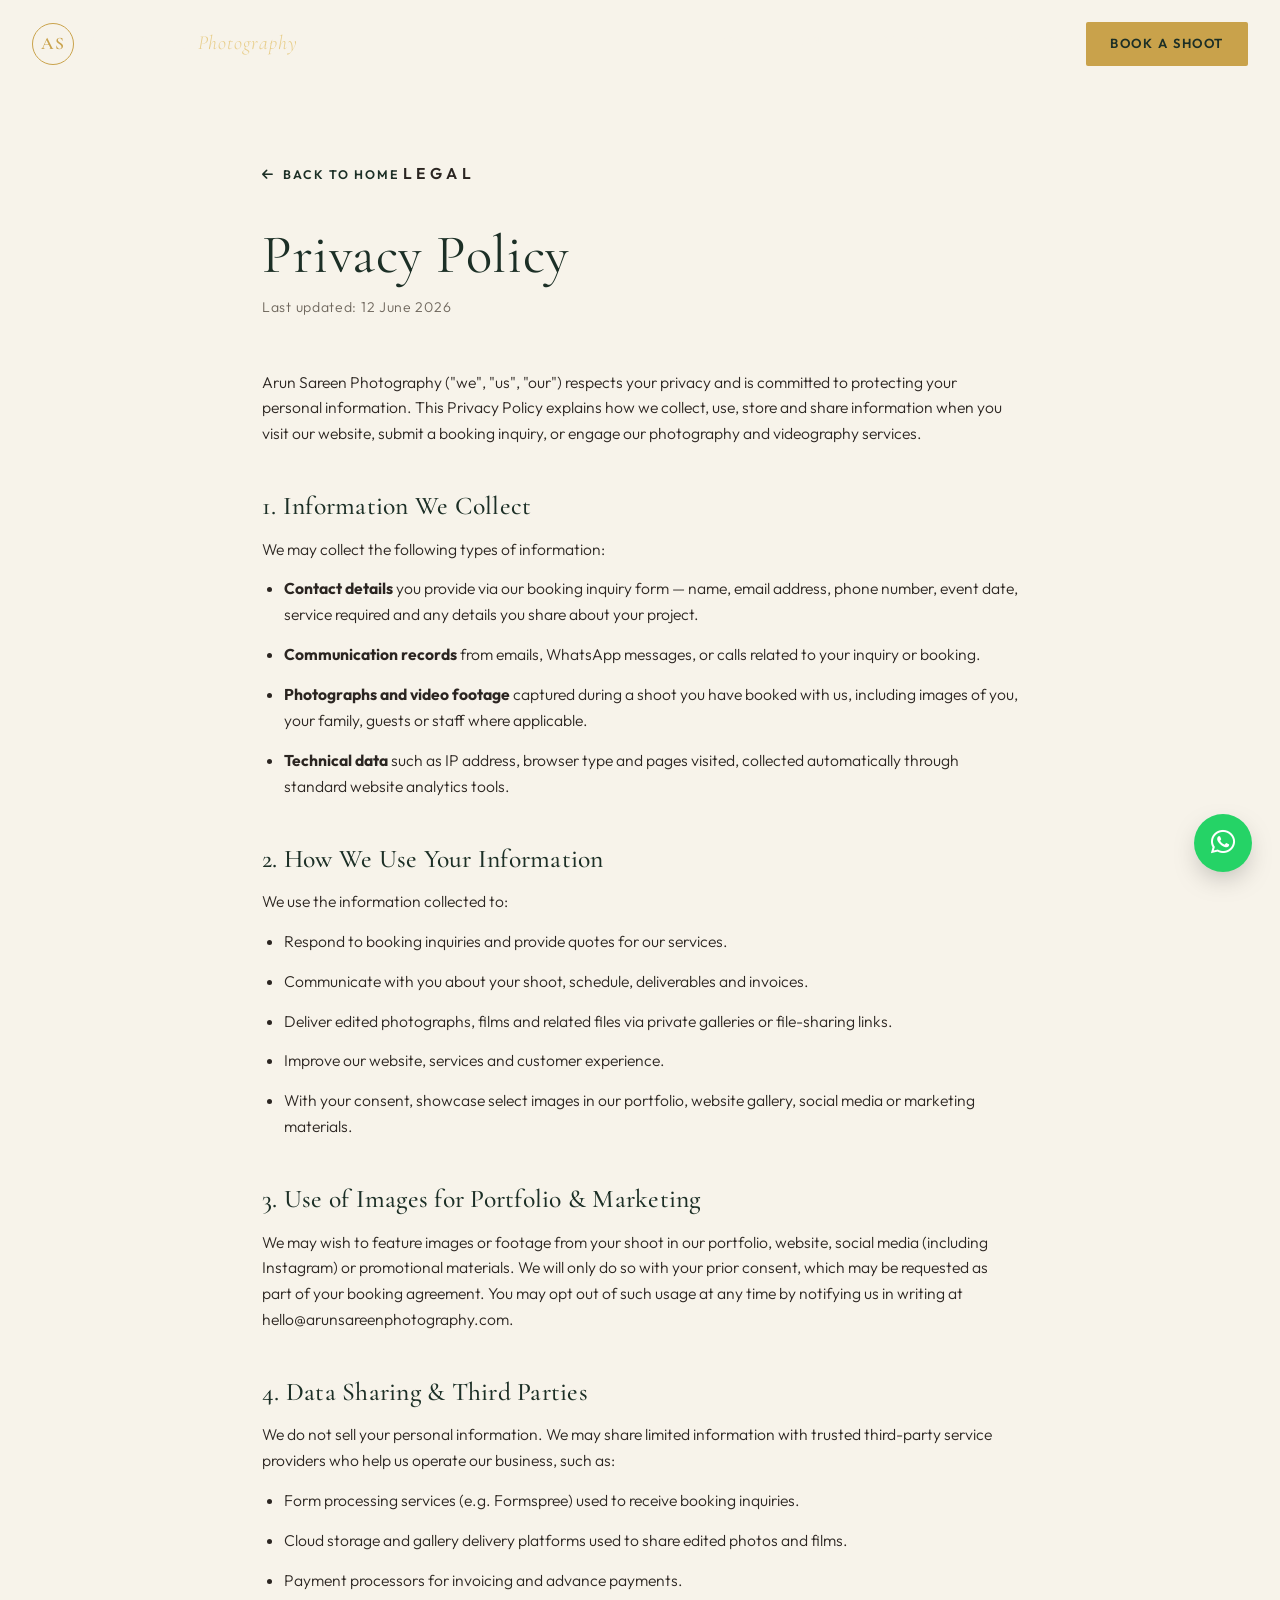
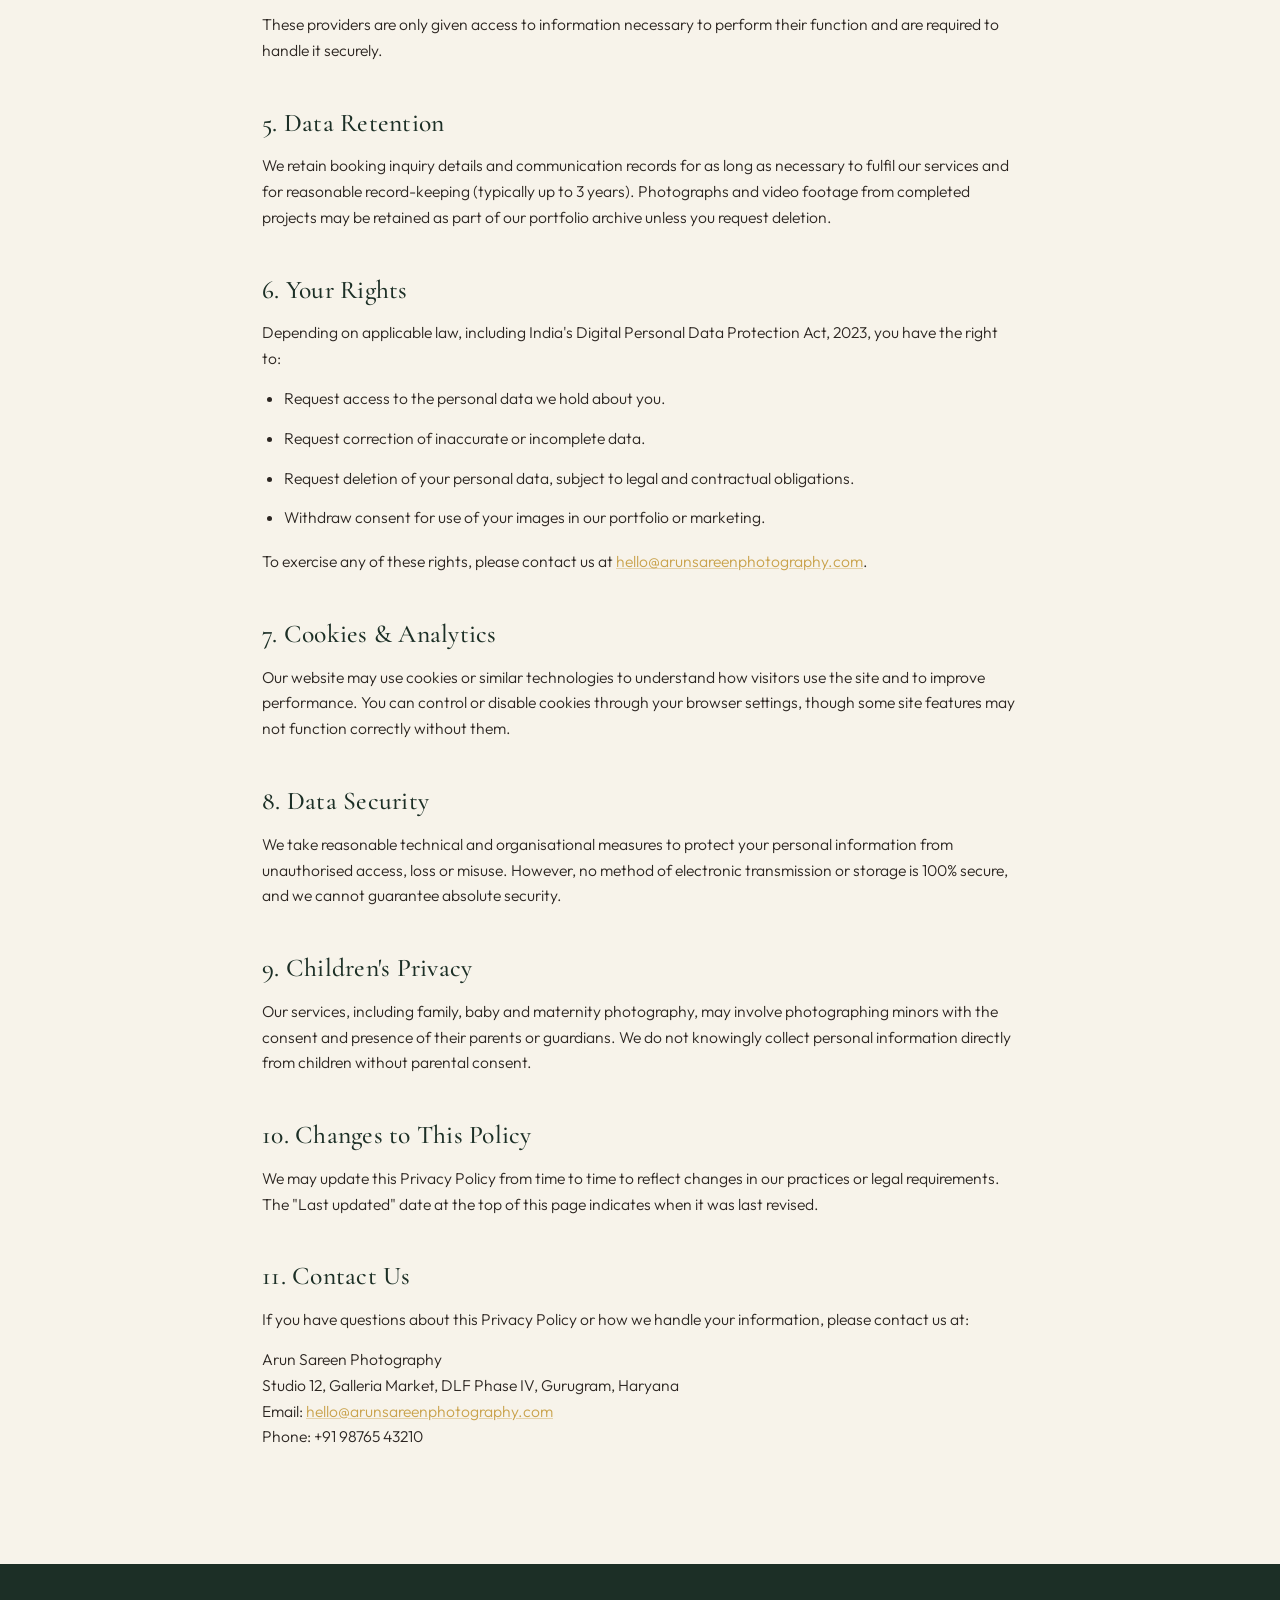
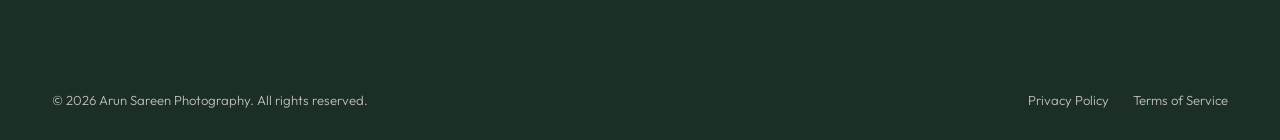
<file: privacy-policy.html>
<!DOCTYPE html>
<html lang="en">
<head>
<meta charset="UTF-8">
<meta name="viewport" content="width=device-width, initial-scale=1.0">
<title>Privacy Policy | Arun Sareen Photography</title>
<meta name="description" content="Privacy Policy for Arun Sareen Photography — how we collect, use and protect your personal information.">
<meta name="robots" content="noindex, follow">
<link rel="canonical" href="https://www.arunsareenphotography.com/privacy-policy.html">
<link rel="preconnect" href="https://fonts.googleapis.com">
<link rel="preconnect" href="https://fonts.gstatic.com" crossorigin>
<link href="https://fonts.googleapis.com/css2?family=Cormorant+Garamond:ital,wght@0,300;0,400;0,500;0,600;1,400&family=Outfit:wght@300;400;500;600;700&display=swap" rel="stylesheet">
<link rel="stylesheet" href="https://cdnjs.cloudflare.com/ajax/libs/font-awesome/6.5.1/css/all.min.css">
<link rel="stylesheet" href="style.css">
</head>
<body>

<!-- ================= HEADER / NAV ================= -->
<header class="site-header scrolled" id="siteHeader">
  <div class="nav-wrap">
    <a href="index.html" class="logo">
      <span class="logo-mark">AS</span>
      <span class="logo-text">Arun Sareen <em>Photography</em></span>
    </a>
    <nav class="main-nav" id="mainNav">
      <a href="index.html">Home</a>
      <a href="index.html#about">About</a>
      <a href="index.html#portfolio">Portfolio</a>
      <a href="index.html#services">Services</a>
      <a href="index.html#contact" class="nav-cta">Book a Shoot</a>
    </nav>
    <button class="nav-toggle" id="navToggle" aria-label="Toggle navigation">
      <span></span><span></span><span></span>
    </button>
  </div>
</header>

<!-- ================= CONTENT ================= -->
<section class="legal-page">
  <div class="container">
    <a href="index.html" class="legal-back"><i class="fa-solid fa-arrow-left"></i> Back to Home</a>
    <p class="eyebrow">Legal</p>
    <h1>Privacy Policy</h1>
    <p class="updated-date">Last updated: 12 June 2026</p>

    <p>Arun Sareen Photography ("we", "us", "our") respects your privacy and is committed to protecting your personal information. This Privacy Policy explains how we collect, use, store and share information when you visit our website, submit a booking inquiry, or engage our photography and videography services.</p>

    <h2>1. Information We Collect</h2>
    <p>We may collect the following types of information:</p>
    <ul>
      <li><strong>Contact details</strong> you provide via our booking inquiry form — name, email address, phone number, event date, service required and any details you share about your project.</li>
      <li><strong>Communication records</strong> from emails, WhatsApp messages, or calls related to your inquiry or booking.</li>
      <li><strong>Photographs and video footage</strong> captured during a shoot you have booked with us, including images of you, your family, guests or staff where applicable.</li>
      <li><strong>Technical data</strong> such as IP address, browser type and pages visited, collected automatically through standard website analytics tools.</li>
    </ul>

    <h2>2. How We Use Your Information</h2>
    <p>We use the information collected to:</p>
    <ul>
      <li>Respond to booking inquiries and provide quotes for our services.</li>
      <li>Communicate with you about your shoot, schedule, deliverables and invoices.</li>
      <li>Deliver edited photographs, films and related files via private galleries or file-sharing links.</li>
      <li>Improve our website, services and customer experience.</li>
      <li>With your consent, showcase select images in our portfolio, website gallery, social media or marketing materials.</li>
    </ul>

    <h2>3. Use of Images for Portfolio &amp; Marketing</h2>
    <p>We may wish to feature images or footage from your shoot in our portfolio, website, social media (including Instagram) or promotional materials. We will only do so with your prior consent, which may be requested as part of your booking agreement. You may opt out of such usage at any time by notifying us in writing at hello@arunsareenphotography.com.</p>

    <h2>4. Data Sharing &amp; Third Parties</h2>
    <p>We do not sell your personal information. We may share limited information with trusted third-party service providers who help us operate our business, such as:</p>
    <ul>
      <li>Form processing services (e.g. Formspree) used to receive booking inquiries.</li>
      <li>Cloud storage and gallery delivery platforms used to share edited photos and films.</li>
      <li>Payment processors for invoicing and advance payments.</li>
    </ul>
    <p>These providers are only given access to information necessary to perform their function and are required to handle it securely.</p>

    <h2>5. Data Retention</h2>
    <p>We retain booking inquiry details and communication records for as long as necessary to fulfil our services and for reasonable record-keeping (typically up to 3 years). Photographs and video footage from completed projects may be retained as part of our portfolio archive unless you request deletion.</p>

    <h2>6. Your Rights</h2>
    <p>Depending on applicable law, including India's Digital Personal Data Protection Act, 2023, you have the right to:</p>
    <ul>
      <li>Request access to the personal data we hold about you.</li>
      <li>Request correction of inaccurate or incomplete data.</li>
      <li>Request deletion of your personal data, subject to legal and contractual obligations.</li>
      <li>Withdraw consent for use of your images in our portfolio or marketing.</li>
    </ul>
    <p>To exercise any of these rights, please contact us at <a href="mailto:hello@arunsareenphotography.com" class="inline-link">hello@arunsareenphotography.com</a>.</p>

    <h2>7. Cookies &amp; Analytics</h2>
    <p>Our website may use cookies or similar technologies to understand how visitors use the site and to improve performance. You can control or disable cookies through your browser settings, though some site features may not function correctly without them.</p>

    <h2>8. Data Security</h2>
    <p>We take reasonable technical and organisational measures to protect your personal information from unauthorised access, loss or misuse. However, no method of electronic transmission or storage is 100% secure, and we cannot guarantee absolute security.</p>

    <h2>9. Children's Privacy</h2>
    <p>Our services, including family, baby and maternity photography, may involve photographing minors with the consent and presence of their parents or guardians. We do not knowingly collect personal information directly from children without parental consent.</p>

    <h2>10. Changes to This Policy</h2>
    <p>We may update this Privacy Policy from time to time to reflect changes in our practices or legal requirements. The "Last updated" date at the top of this page indicates when it was last revised.</p>

    <h2>11. Contact Us</h2>
    <p>If you have questions about this Privacy Policy or how we handle your information, please contact us at:</p>
    <p>Arun Sareen Photography<br>
    Studio 12, Galleria Market, DLF Phase IV, Gurugram, Haryana<br>
    Email: <a href="mailto:hello@arunsareenphotography.com" class="inline-link">hello@arunsareenphotography.com</a><br>
    Phone: +91 98765 43210</p>
  </div>
</section>

<!-- ================= FOOTER ================= -->
<footer class="site-footer">
  <div class="container footer-bottom" style="border-top:none; padding-top: 36px;">
    <p>&copy; 2026 Arun Sareen Photography. All rights reserved.</p>
    <div class="footer-legal"><a href="privacy-policy.html">Privacy Policy</a><a href="terms-of-service.html">Terms of Service</a></div>
  </div>
</footer>

<a href="https://wa.me/919876543210?text=Hi%20Arun%20Sareen%20Photography%2C%20I'd%20like%20to%20enquire%20about%20a%20shoot." target="_blank" class="whatsapp-float" aria-label="Chat on WhatsApp">
  <i class="fa-brands fa-whatsapp"></i>
</a>

<script src="script.js"></script>
</body>
</html>
</file>
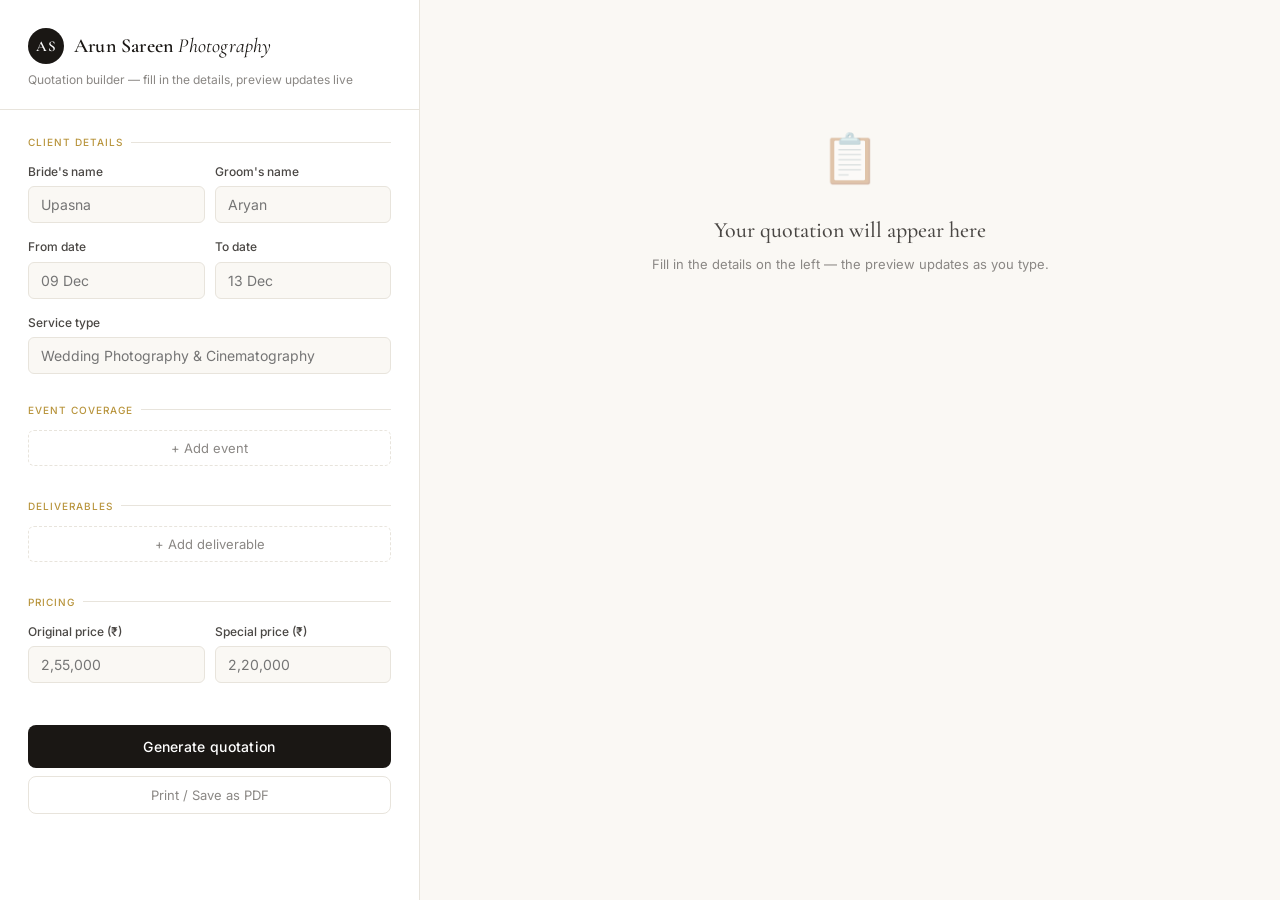
<file: quotation-builder.html>
<!DOCTYPE html>
<html lang="en">
<head>
<meta charset="UTF-8">
<meta name="viewport" content="width=device-width, initial-scale=1.0">
<title>Quotation Builder — Arun Sareen Photography</title>
<link href="https://fonts.googleapis.com/css2?family=Cormorant+Garamond:ital,wght@0,400;0,500;0,600;1,400&family=Inter:wght@400;500&display=swap" rel="stylesheet">
<style>
  *, *::before, *::after { box-sizing: border-box; margin: 0; padding: 0; }

  :root {
    --ink: #1a1714;
    --ink-mid: #4a4744;
    --ink-muted: #8a8784;
    --gold: #b8943c;
    --gold-light: #f5edd8;
    --cream: #faf8f4;
    --line: #e8e4dc;
    --white: #ffffff;
    --red: #c0392b;
  }

  body {
    font-family: 'Inter', sans-serif;
    background: var(--cream);
    color: var(--ink);
    font-size: 15px;
    line-height: 1.6;
  }

  .app {
    display: grid;
    grid-template-columns: 420px 1fr;
    min-height: 100vh;
  }

  /* ── FORM PANEL ── */
  .form-panel {
    background: var(--white);
    border-right: 1px solid var(--line);
    overflow-y: auto;
    height: 100vh;
    position: sticky;
    top: 0;
  }

  .form-header {
    padding: 28px 28px 20px;
    border-bottom: 1px solid var(--line);
  }

  .form-header .logo-row {
    display: flex;
    align-items: center;
    gap: 10px;
    margin-bottom: 6px;
  }

  .monogram {
    width: 36px;
    height: 36px;
    background: var(--ink);
    color: var(--white);
    border-radius: 50%;
    display: flex;
    align-items: center;
    justify-content: center;
    font-family: 'Cormorant Garamond', serif;
    font-size: 15px;
    font-weight: 600;
    letter-spacing: 0.5px;
    flex-shrink: 0;
  }

  .form-header h1 {
    font-family: 'Cormorant Garamond', serif;
    font-size: 20px;
    font-weight: 600;
    color: var(--ink);
    letter-spacing: 0.2px;
  }

  .form-header p {
    font-size: 12px;
    color: var(--ink-muted);
    margin-top: 2px;
  }

  .form-body { padding: 24px 28px; }

  .section-label {
    font-size: 10px;
    font-weight: 500;
    text-transform: uppercase;
    letter-spacing: 0.1em;
    color: var(--gold);
    margin-bottom: 12px;
    margin-top: 28px;
    display: flex;
    align-items: center;
    gap: 8px;
  }

  .section-label:first-child { margin-top: 0; }

  .section-label::after {
    content: '';
    flex: 1;
    height: 1px;
    background: var(--line);
  }

  .field { margin-bottom: 14px; }

  .field label {
    display: block;
    font-size: 12px;
    font-weight: 500;
    color: var(--ink-mid);
    margin-bottom: 5px;
  }

  .field input, .field select, .field textarea {
    width: 100%;
    border: 1px solid var(--line);
    border-radius: 6px;
    padding: 9px 12px;
    font-family: 'Inter', sans-serif;
    font-size: 14px;
    color: var(--ink);
    background: var(--cream);
    transition: border-color 0.15s;
    outline: none;
    resize: none;
  }

  .field input:focus, .field select:focus, .field textarea:focus {
    border-color: var(--gold);
    background: var(--white);
  }

  .field-row { display: grid; grid-template-columns: 1fr 1fr; gap: 10px; }

  .event-card {
    border: 1px solid var(--line);
    border-radius: 8px;
    padding: 14px;
    margin-bottom: 10px;
    background: var(--cream);
    position: relative;
  }

  .event-card .event-num {
    font-size: 10px;
    font-weight: 500;
    color: var(--gold);
    text-transform: uppercase;
    letter-spacing: 0.08em;
    margin-bottom: 10px;
  }

  .remove-btn {
    position: absolute;
    top: 10px;
    right: 10px;
    background: none;
    border: none;
    color: var(--ink-muted);
    cursor: pointer;
    font-size: 16px;
    line-height: 1;
    padding: 2px 4px;
    border-radius: 4px;
    transition: color 0.15s, background 0.15s;
  }

  .remove-btn:hover { color: var(--red); background: #fdf2f1; }

  .add-btn {
    width: 100%;
    border: 1px dashed var(--line);
    border-radius: 6px;
    padding: 9px;
    background: none;
    color: var(--ink-muted);
    font-family: 'Inter', sans-serif;
    font-size: 13px;
    cursor: pointer;
    transition: border-color 0.15s, color 0.15s, background 0.15s;
    margin-bottom: 4px;
  }

  .add-btn:hover { border-color: var(--gold); color: var(--gold); background: var(--gold-light); }

  .deliverable-row {
    display: flex;
    align-items: center;
    gap: 8px;
    margin-bottom: 8px;
  }

  .deliverable-row input[type="checkbox"] {
    width: 16px;
    height: 16px;
    accent-color: var(--gold);
    flex-shrink: 0;
  }

  .deliverable-row input[type="text"] {
    flex: 1;
    border: 1px solid var(--line);
    border-radius: 5px;
    padding: 7px 10px;
    font-size: 13px;
    font-family: 'Inter', sans-serif;
    background: var(--cream);
    color: var(--ink);
    outline: none;
  }

  .deliverable-row input[type="text"]:focus { border-color: var(--gold); background: var(--white); }

  .del-remove {
    background: none;
    border: none;
    color: var(--ink-muted);
    cursor: pointer;
    font-size: 14px;
    padding: 3px;
    flex-shrink: 0;
  }

  .del-remove:hover { color: var(--red); }

  .price-row { display: grid; grid-template-columns: 1fr 1fr; gap: 10px; }

  .generate-btn {
    width: 100%;
    padding: 13px;
    background: var(--ink);
    color: var(--white);
    border: none;
    border-radius: 8px;
    font-family: 'Inter', sans-serif;
    font-size: 14px;
    font-weight: 500;
    cursor: pointer;
    margin-top: 28px;
    letter-spacing: 0.3px;
    transition: background 0.15s;
  }

  .generate-btn:hover { background: #2e2b27; }

  .print-btn {
    width: 100%;
    padding: 10px;
    background: none;
    color: var(--ink-muted);
    border: 1px solid var(--line);
    border-radius: 8px;
    font-family: 'Inter', sans-serif;
    font-size: 13px;
    cursor: pointer;
    margin-top: 8px;
    transition: all 0.15s;
  }

  .print-btn:hover { border-color: var(--ink-mid); color: var(--ink); }

  /* ── QUOTE PREVIEW ── */
  .preview-panel {
    padding: 40px;
    overflow-y: auto;
  }

  #quote-doc {
    max-width: 700px;
    margin: 0 auto;
    background: var(--white);
    border: 1px solid var(--line);
    border-radius: 2px;
  }

  .q-header {
    padding: 40px 44px 32px;
    border-bottom: 2px solid var(--ink);
    display: flex;
    justify-content: space-between;
    align-items: flex-start;
  }

  .q-logo-col .q-monogram {
    width: 48px;
    height: 48px;
    background: var(--ink);
    border-radius: 50%;
    display: flex;
    align-items: center;
    justify-content: center;
    font-family: 'Cormorant Garamond', serif;
    font-size: 19px;
    font-weight: 600;
    color: var(--white);
    letter-spacing: 0.5px;
    margin-bottom: 10px;
  }

  .q-studio-name {
    font-family: 'Cormorant Garamond', serif;
    font-size: 20px;
    font-weight: 600;
    color: var(--ink);
    line-height: 1.1;
  }

  .q-studio-name span { font-style: italic; font-weight: 400; }

  .q-tagline {
    font-size: 11px;
    color: var(--ink-muted);
    margin-top: 3px;
    letter-spacing: 0.04em;
  }

  .q-contact-col {
    text-align: right;
    font-size: 12px;
    color: var(--ink-mid);
    line-height: 1.8;
  }

  .q-contact-col a { color: var(--gold); text-decoration: none; }

  .q-title-band {
    background: var(--ink);
    padding: 18px 44px;
    display: flex;
    justify-content: space-between;
    align-items: center;
  }

  .q-clients {
    font-family: 'Cormorant Garamond', serif;
    font-size: 26px;
    color: var(--white);
    font-weight: 500;
    letter-spacing: 0.5px;
  }

  .q-client-sep { color: var(--gold); margin: 0 6px; font-weight: 400; }

  .q-meta-col { text-align: right; }

  .q-meta-col .q-dates {
    font-size: 13px;
    color: rgba(255,255,255,0.75);
    margin-bottom: 2px;
  }

  .q-meta-col .q-service {
    font-size: 11px;
    color: var(--gold);
    text-transform: uppercase;
    letter-spacing: 0.08em;
  }

  .q-body { padding: 0 44px 36px; }

  .q-section-title {
    font-family: 'Cormorant Garamond', serif;
    font-size: 18px;
    font-weight: 600;
    color: var(--ink);
    margin: 32px 0 4px;
    display: flex;
    align-items: baseline;
    gap: 10px;
  }

  .q-section-title::after {
    content: '';
    flex: 1;
    height: 1px;
    background: var(--line);
    position: relative;
    top: -2px;
  }

  .q-sub {
    font-size: 11px;
    color: var(--ink-muted);
    text-transform: uppercase;
    letter-spacing: 0.08em;
    margin-bottom: 16px;
  }

  .q-events-table {
    width: 100%;
    border-collapse: collapse;
    font-size: 13px;
    margin-bottom: 8px;
  }

  .q-events-table thead th {
    text-align: left;
    font-size: 10px;
    font-weight: 500;
    text-transform: uppercase;
    letter-spacing: 0.08em;
    color: var(--ink-muted);
    padding: 0 10px 8px 0;
    border-bottom: 1px solid var(--line);
  }

  .q-events-table thead th:last-child { padding-right: 0; }

  .q-events-table tbody tr { border-bottom: 1px solid var(--line); }

  .q-events-table tbody tr:last-child { border-bottom: none; }

  .q-events-table tbody td {
    padding: 10px 10px 10px 0;
    color: var(--ink);
    vertical-align: top;
    line-height: 1.4;
  }

  .q-events-table tbody td:last-child { padding-right: 0; }

  .q-events-table td.date-col { white-space: nowrap; color: var(--ink-mid); width: 110px; }
  .q-events-table td.event-col { font-weight: 500; width: 180px; }
  .q-events-table td.crew-col { color: var(--ink-mid); font-size: 12px; }

  .q-stats {
    display: grid;
    grid-template-columns: 1fr 1fr;
    gap: 12px;
    margin-top: 16px;
  }

  .q-stat {
    background: var(--cream);
    border: 1px solid var(--line);
    border-radius: 6px;
    padding: 14px 16px;
  }

  .q-stat-label {
    font-size: 10px;
    text-transform: uppercase;
    letter-spacing: 0.08em;
    color: var(--ink-muted);
    margin-bottom: 4px;
  }

  .q-stat-value {
    font-family: 'Cormorant Garamond', serif;
    font-size: 28px;
    font-weight: 600;
    color: var(--ink);
    line-height: 1;
  }

  .q-deliverables {
    list-style: none;
    margin-top: 4px;
  }

  .q-deliverables li {
    display: flex;
    align-items: flex-start;
    gap: 8px;
    padding: 7px 0;
    border-bottom: 1px solid var(--line);
    font-size: 13px;
    color: var(--ink);
  }

  .q-deliverables li:last-child { border-bottom: none; }

  .q-check {
    width: 16px;
    height: 16px;
    border: 1px solid var(--gold);
    border-radius: 3px;
    display: flex;
    align-items: center;
    justify-content: center;
    flex-shrink: 0;
    margin-top: 1px;
  }

  .q-check::after {
    content: '✓';
    font-size: 10px;
    color: var(--gold);
    line-height: 1;
  }

  .q-pricing {
    border: 1px solid var(--line);
    border-radius: 8px;
    overflow: hidden;
    margin-top: 8px;
  }

  .q-price-row {
    display: flex;
    justify-content: space-between;
    align-items: center;
    padding: 13px 18px;
    border-bottom: 1px solid var(--line);
    font-size: 14px;
  }

  .q-price-row:last-child { border-bottom: none; }

  .q-price-row.original .amount { color: var(--ink-muted); text-decoration: line-through; }

  .q-price-row.special {
    background: var(--ink);
  }

  .q-price-row.special .label { color: rgba(255,255,255,0.7); font-size: 12px; }
  .q-price-row.special .amount { color: var(--white); font-family: 'Cormorant Garamond', serif; font-size: 24px; font-weight: 600; }

  .q-price-row.saving {
    background: var(--gold-light);
    border-bottom: none;
  }

  .q-price-row.saving .label { color: var(--ink-mid); font-size: 12px; }
  .q-price-row.saving .amount { color: var(--gold); font-weight: 600; }

  .q-footer {
    border-top: 2px solid var(--ink);
    padding: 22px 44px;
    display: flex;
    justify-content: space-between;
    align-items: center;
  }

  .q-footer-name {
    font-family: 'Cormorant Garamond', serif;
    font-size: 16px;
    font-weight: 600;
    color: var(--ink);
  }

  .q-footer-sub {
    font-size: 11px;
    color: var(--ink-muted);
    margin-top: 1px;
  }

  .q-footer-note {
    font-size: 11px;
    color: var(--ink-muted);
    text-align: right;
    max-width: 200px;
    line-height: 1.5;
  }

  /* ── EMPTY STATE ── */
  .empty-state {
    max-width: 700px;
    margin: 0 auto;
    padding: 80px 40px;
    text-align: center;
    color: var(--ink-muted);
  }

  .empty-state .es-icon { font-size: 48px; margin-bottom: 16px; opacity: 0.4; }
  .empty-state h2 { font-family: 'Cormorant Garamond', serif; font-size: 22px; color: var(--ink-mid); margin-bottom: 6px; font-weight: 500; }
  .empty-state p { font-size: 13px; }

  @media print {
    .form-panel { display: none; }
    .preview-panel { padding: 0; }
    #quote-doc { border: none; max-width: 100%; }
    .print-btn, .generate-btn { display: none; }
  }
</style>
</head>
<body>
<div class="app">

  <!-- ── FORM PANEL ── -->
  <aside class="form-panel">
    <div class="form-header">
      <div class="logo-row">
        <div class="monogram">AS</div>
        <div>
          <h1>Arun Sareen <span style="font-style:italic;font-weight:400">Photography</span></h1>
        </div>
      </div>
      <p>Quotation builder &mdash; fill in the details, preview updates live</p>
    </div>

    <div class="form-body">

      <div class="section-label">Client details</div>

      <div class="field-row">
        <div class="field">
          <label>Bride's name</label>
          <input type="text" id="bride" placeholder="Upasna" oninput="render()">
        </div>
        <div class="field">
          <label>Groom's name</label>
          <input type="text" id="groom" placeholder="Aryan" oninput="render()">
        </div>
      </div>

      <div class="field-row">
        <div class="field">
          <label>From date</label>
          <input type="text" id="date-from" placeholder="09 Dec" oninput="render()">
        </div>
        <div class="field">
          <label>To date</label>
          <input type="text" id="date-to" placeholder="13 Dec" oninput="render()">
        </div>
      </div>

      <div class="field">
        <label>Service type</label>
        <input type="text" id="service-type" placeholder="Wedding Photography &amp; Cinematography" oninput="render()">
      </div>

      <div class="section-label">Event coverage</div>

      <div id="events-list"></div>
      <button class="add-btn" onclick="addEvent()">+ Add event</button>

      <div class="section-label">Deliverables</div>

      <div id="deliverables-list"></div>
      <button class="add-btn" onclick="addDeliverable()">+ Add deliverable</button>

      <div class="section-label">Pricing</div>

      <div class="price-row">
        <div class="field">
          <label>Original price (₹)</label>
          <input type="text" id="price-original" placeholder="2,55,000" oninput="render()">
        </div>
        <div class="field">
          <label>Special price (₹)</label>
          <input type="text" id="price-special" placeholder="2,20,000" oninput="render()">
        </div>
      </div>

      <button class="generate-btn" onclick="render()">Generate quotation</button>
      <button class="print-btn" onclick="window.print()">Print / Save as PDF</button>

    </div>
  </aside>

  <!-- ── PREVIEW PANEL ── -->
  <main class="preview-panel">
    <div id="preview-root">
      <div class="empty-state">
        <div class="es-icon">📋</div>
        <h2>Your quotation will appear here</h2>
        <p>Fill in the details on the left &mdash; the preview updates as you type.</p>
      </div>
    </div>
  </main>

</div>

<script>
  var events = [
    { date: '09 December', name: 'Ring Ceremony', crew: '2 Videographers + 2 Photographers (Still)' },
    { date: '11 December', name: 'Bride Side — Mehendi', crew: '1 Videographer + 1 Photographer (Still)' },
    { date: '13 December', name: 'Wedding Function', crew: '3 Videographers + 3 Photographers (Still) + Drone Coverage' }
  ];

  var deliverables = [
    { text: 'Cinematic Wedding Film', checked: true },
    { text: 'Professionally Edited Videos', checked: true },
    { text: 'High-Resolution Edited Photographs', checked: true },
    { text: '4 Instagram Reels', checked: true },
    { text: '2 Large Size Photo Frames', checked: true }
  ];

  function buildEventCard(ev, i) {
    return '<div class="event-card" id="ev-' + i + '">' +
      '<div class="event-num">Event ' + (i+1) + '</div>' +
      '<button class="remove-btn" onclick="removeEvent(' + i + ')" title="Remove">×</button>' +
      '<div class="field"><label>Date</label><input type="text" value="' + escHtml(ev.date) + '" placeholder="09 December" oninput="updateEvent(' + i + ',\'date\',this.value)"></div>' +
      '<div class="field"><label>Event name</label><input type="text" value="' + escHtml(ev.name) + '" placeholder="Ring Ceremony" oninput="updateEvent(' + i + ',\'name\',this.value)"></div>' +
      '<div class="field"><label>Crew / coverage</label><input type="text" value="' + escHtml(ev.crew) + '" placeholder="2 Videographers + 2 Photographers" oninput="updateEvent(' + i + ',\'crew\',this.value)"></div>' +
    '</div>';
  }

  function buildDeliverableRow(d, i) {
    return '<div class="deliverable-row">' +
      '<input type="checkbox"' + (d.checked ? ' checked' : '') + ' onchange="updateDeliverable(' + i + ',\'checked\',this.checked)">' +
      '<input type="text" value="' + escHtml(d.text) + '" placeholder="Deliverable item" oninput="updateDeliverable(' + i + ',\'text\',this.value)">' +
      '<button class="del-remove" onclick="removeDeliverable(' + i + ')" title="Remove">×</button>' +
    '</div>';
  }

  function renderForm() {
    var evHTML = '';
    for (var i = 0; i < events.length; i++) evHTML += buildEventCard(events[i], i);
    document.getElementById('events-list').innerHTML = evHTML;

    var delHTML = '';
    for (var i = 0; i < deliverables.length; i++) delHTML += buildDeliverableRow(deliverables[i], i);
    document.getElementById('deliverables-list').innerHTML = delHTML;
  }

  function addEvent() {
    events.push({ date: '', name: '', crew: '' });
    renderForm();
    render();
  }

  function removeEvent(i) {
    events.splice(i, 1);
    renderForm();
    render();
  }

  function updateEvent(i, key, val) {
    events[i][key] = val;
    render();
  }

  function addDeliverable() {
    deliverables.push({ text: '', checked: true });
    renderForm();
    render();
  }

  function removeDeliverable(i) {
    deliverables.splice(i, 1);
    renderForm();
    render();
  }

  function updateDeliverable(i, key, val) {
    deliverables[i][key] = val;
    render();
  }

  function escHtml(s) {
    return String(s || '').replace(/&/g,'&amp;').replace(/</g,'&lt;').replace(/>/g,'&gt;').replace(/"/g,'&quot;');
  }

  function calcCameras() {
    var total = 0;
    var hasDrone = false;
    events.forEach(function(ev) {
      var text = ev.crew || '';
      var vm = text.match(/(\d+)\s*Videographer/i);
      var pm = text.match(/(\d+)\s*Photographer/i);
      if (vm) total += parseInt(vm[1]);
      if (pm) total += parseInt(pm[1]);
      if (/drone/i.test(text)) hasDrone = true;
    });
    return { cameras: total, drone: hasDrone };
  }

  function calcSaving(orig, special) {
    orig = parseInt((orig || '').replace(/[^0-9]/g,'')) || 0;
    special = parseInt((special || '').replace(/[^0-9]/g,'')) || 0;
    return orig - special;
  }

  function fmtRs(s) {
    s = String(s || '').replace(/[^0-9]/g,'');
    if (!s) return '';
    var n = parseInt(s);
    return '\u20B9' + n.toLocaleString('en-IN') + '/-';
  }

  function render() {
    var bride = document.getElementById('bride').value.trim();
    var groom = document.getElementById('groom').value.trim();
    var dateFrom = document.getElementById('date-from').value.trim();
    var dateTo = document.getElementById('date-to').value.trim();
    var serviceType = document.getElementById('service-type').value.trim() || 'Wedding Photography &amp; Cinematography';
    var priceOrig = document.getElementById('price-original').value.trim();
    var priceSpec
</file>
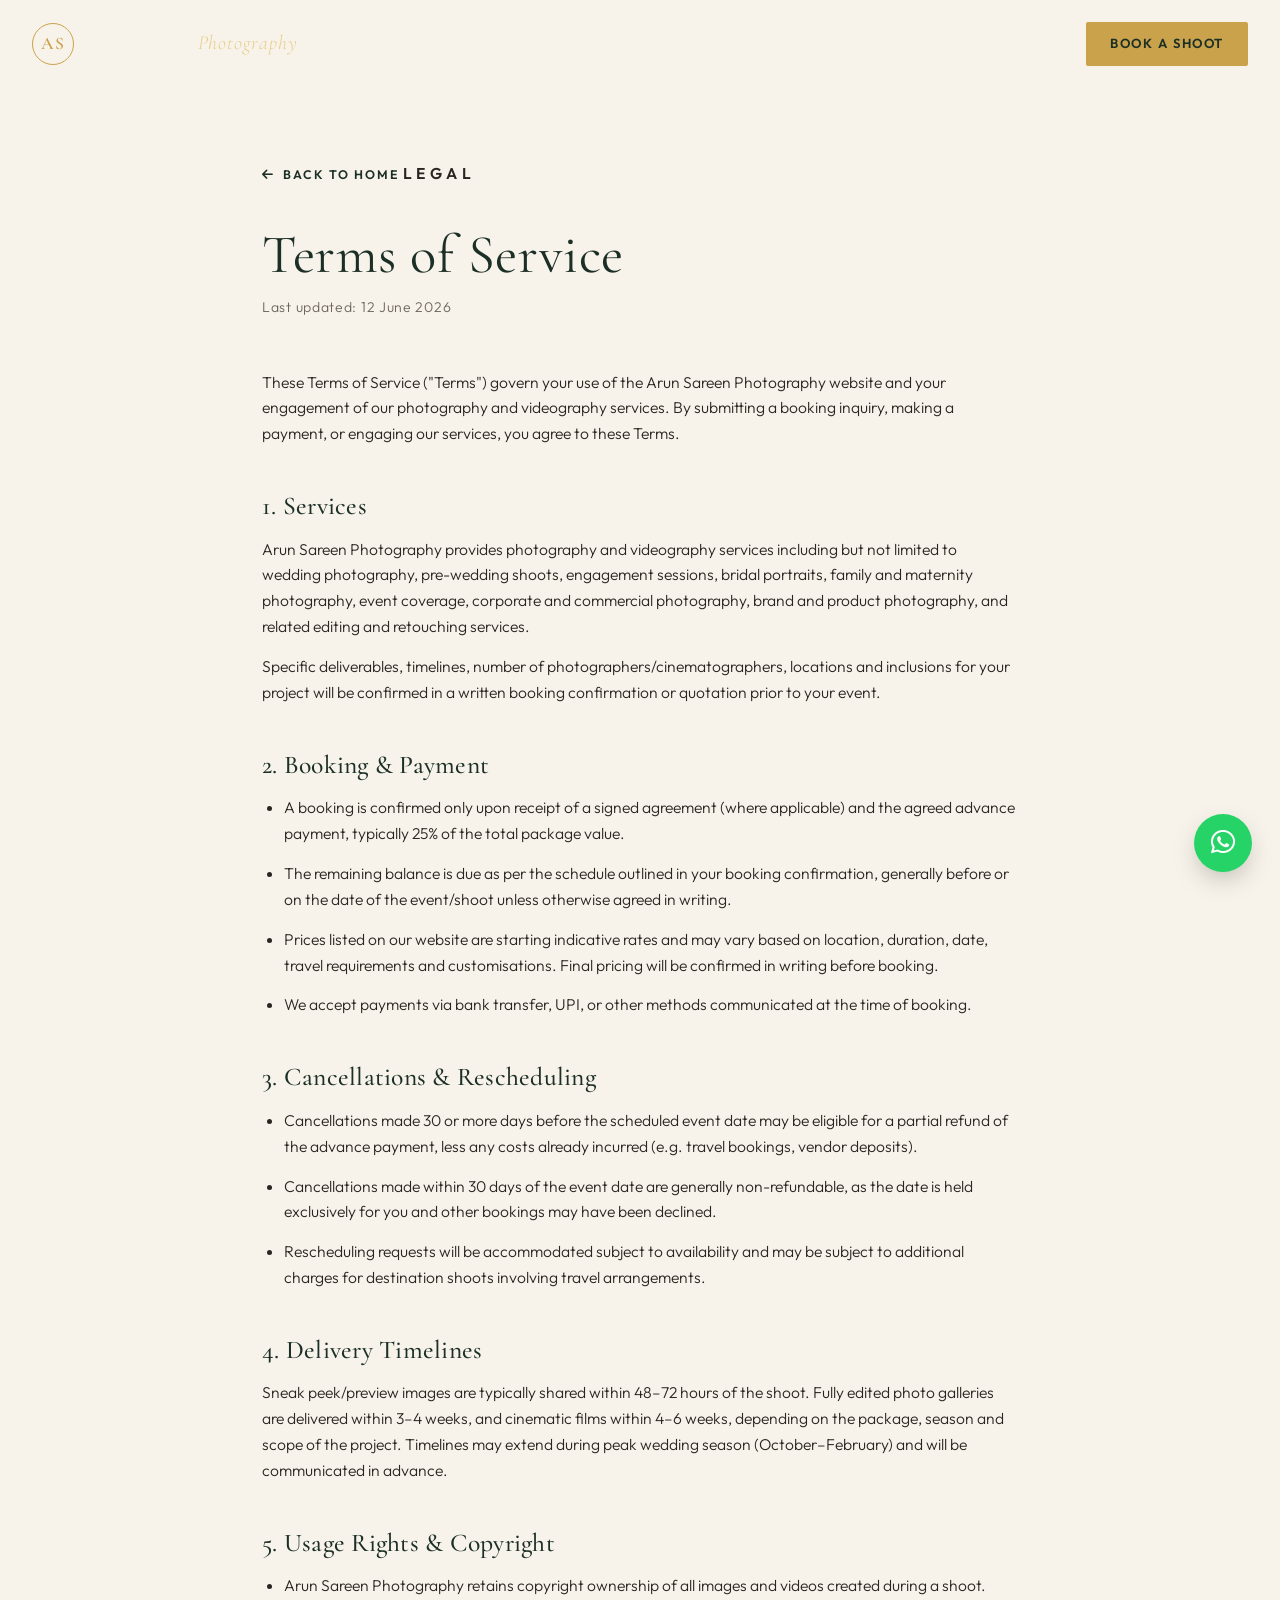
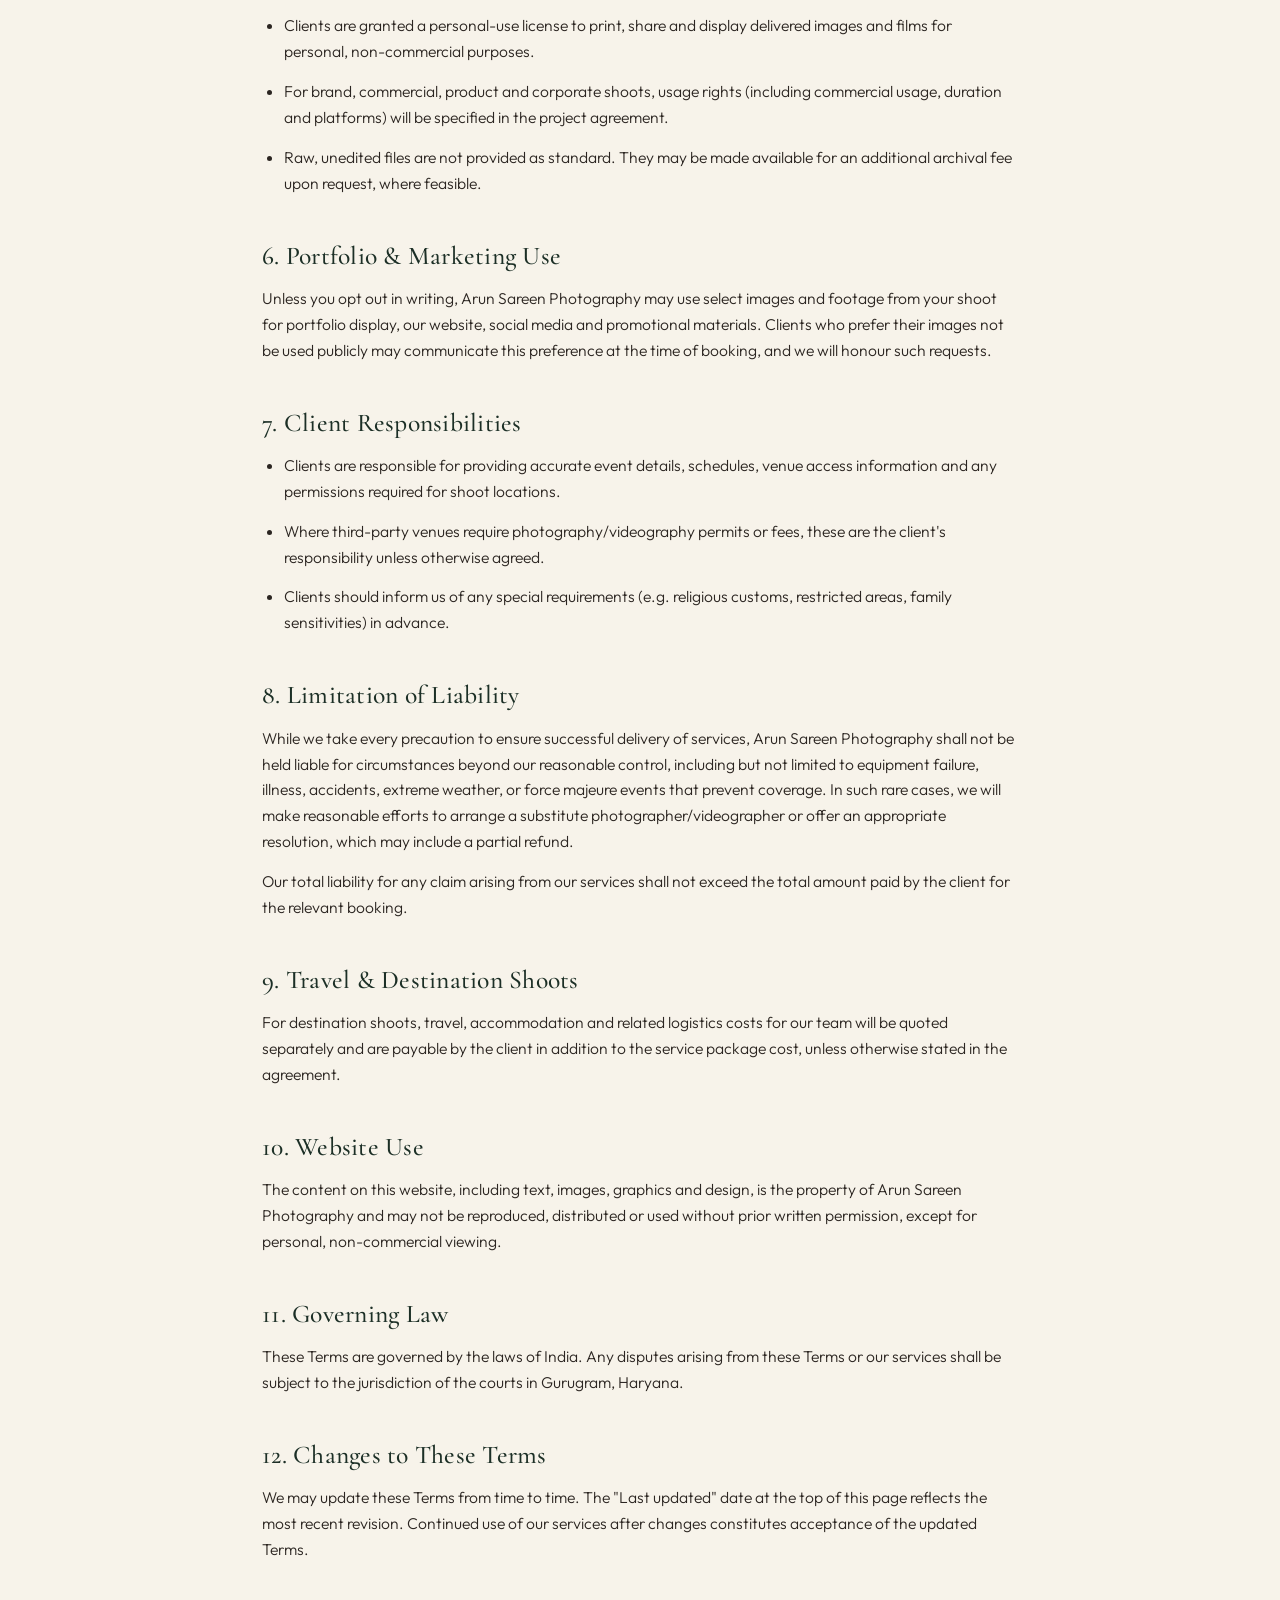
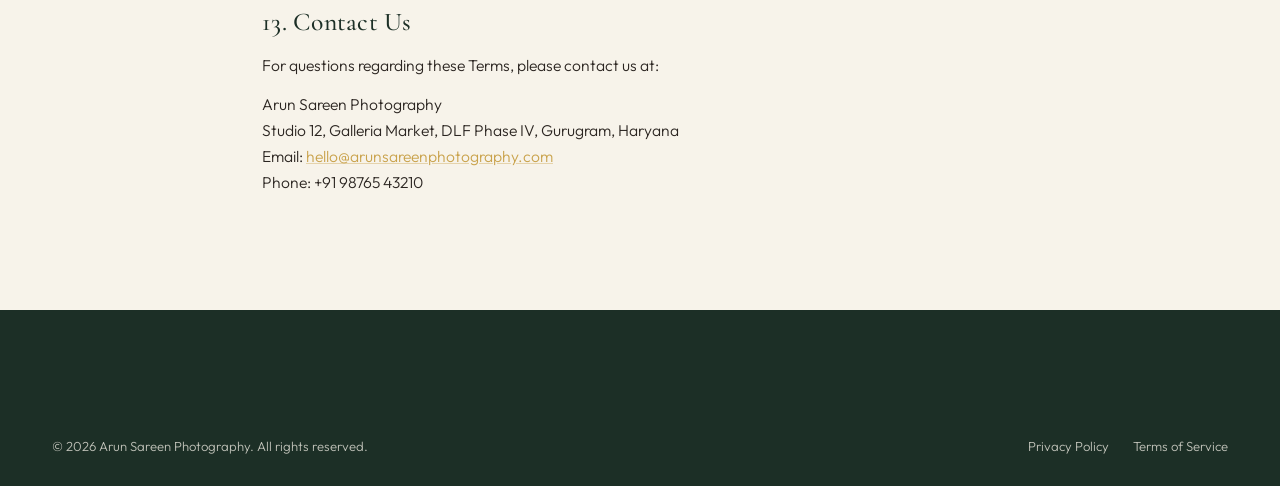
<file: terms-of-service.html>
<!DOCTYPE html>
<html lang="en">
<head>
<meta charset="UTF-8">
<meta name="viewport" content="width=device-width, initial-scale=1.0">
<title>Terms of Service | Arun Sareen Photography</title>
<meta name="description" content="Terms of Service for Arun Sareen Photography — booking, payment, usage rights and cancellation policy.">
<meta name="robots" content="noindex, follow">
<link rel="canonical" href="https://www.arunsareenphotography.com/terms-of-service.html">
<link rel="preconnect" href="https://fonts.googleapis.com">
<link rel="preconnect" href="https://fonts.gstatic.com" crossorigin>
<link href="https://fonts.googleapis.com/css2?family=Cormorant+Garamond:ital,wght@0,300;0,400;0,500;0,600;1,400&family=Outfit:wght@300;400;500;600;700&display=swap" rel="stylesheet">
<link rel="stylesheet" href="https://cdnjs.cloudflare.com/ajax/libs/font-awesome/6.5.1/css/all.min.css">
<link rel="stylesheet" href="style.css">
</head>
<body>
<!-- ================= PRELOADER ================= -->
<div class="preloader" id="preloader">

  <!-- Ambient background glow -->
  <div class="pl-glow pl-glow-1"></div>
  <div class="pl-glow pl-glow-2"></div>

  <!-- Shutter / aperture ring -->
  <div class="pl-aperture">
    <div class="pl-aperture-ring"></div>
    <div class="pl-aperture-ring pl-aperture-ring-2"></div>
    <div class="pl-aperture-blades">
      <span></span><span></span><span></span>
      <span></span><span></span><span></span>
    </div>
  </div>

  <!-- Corner frame brackets -->
  <div class="pl-frame">
    <span class="pl-corner pl-tl"></span>
    <span class="pl-corner pl-tr"></span>
    <span class="pl-corner pl-bl"></span>
    <span class="pl-corner pl-br"></span>
  </div>

  <!-- Center content -->
  <div class="pl-content">
    <div class="pl-logo-mark">AS</div>
    <div class="pl-divider"></div>
    <div class="pl-studio-name">ARUN SAREEN</div>
    <div class="pl-tagline">Photography &amp; Videography</div>
  </div>

  <!-- Bottom progress bar -->
  <div class="pl-progress-wrap">
    <div class="pl-progress-bar" id="plProgressBar"></div>
  </div>

  <!-- Film strip bottom -->
  <div class="pl-film-strip">
    <span></span><span></span><span></span><span></span>
    <span></span><span></span><span></span><span></span>
    <span></span><span></span><span></span><span></span>
    <span></span><span></span><span></span><span></span>
  </div>

</div>
<!-- ================= HEADER / NAV ================= -->
<header class="site-header scrolled" id="siteHeader">
  <div class="nav-wrap">
    <a href="index.html" class="logo">
      <span class="logo-mark">AS</span>
      <span class="logo-text">Arun Sareen <em>Photography</em></span>
    </a>
    <nav class="main-nav" id="mainNav">
      <a href="index.html">Home</a>
      <a href="index.html#about">About</a>
      <a href="index.html#portfolio">Portfolio</a>
      <a href="index.html#services">Services</a>
      <a href="index.html#contact" class="nav-cta">Book a Shoot</a>
    </nav>
    <button class="nav-toggle" id="navToggle" aria-label="Toggle navigation">
      <span></span><span></span><span></span>
    </button>
  </div>
</header>

<!-- ================= CONTENT ================= -->
<section class="legal-page">
  <div class="container">
    <a href="index.html" class="legal-back"><i class="fa-solid fa-arrow-left"></i> Back to Home</a>
    <p class="eyebrow">Legal</p>
    <h1>Terms of Service</h1>
    <p class="updated-date">Last updated: 12 June 2026</p>

    <p>These Terms of Service ("Terms") govern your use of the Arun Sareen Photography website and your engagement of our photography and videography services. By submitting a booking inquiry, making a payment, or engaging our services, you agree to these Terms.</p>

    <h2>1. Services</h2>
    <p>Arun Sareen Photography provides photography and videography services including but not limited to wedding photography, pre-wedding shoots, engagement sessions, bridal portraits, family and maternity photography, event coverage, corporate and commercial photography, brand and product photography, and related editing and retouching services.</p>
    <p>Specific deliverables, timelines, number of photographers/cinematographers, locations and inclusions for your project will be confirmed in a written booking confirmation or quotation prior to your event.</p>

    <h2>2. Booking &amp; Payment</h2>
    <ul>
      <li>A booking is confirmed only upon receipt of a signed agreement (where applicable) and the agreed advance payment, typically 25% of the total package value.</li>
      <li>The remaining balance is due as per the schedule outlined in your booking confirmation, generally before or on the date of the event/shoot unless otherwise agreed in writing.</li>
      <li>Prices listed on our website are starting indicative rates and may vary based on location, duration, date, travel requirements and customisations. Final pricing will be confirmed in writing before booking.</li>
      <li>We accept payments via bank transfer, UPI, or other methods communicated at the time of booking.</li>
    </ul>

    <h2>3. Cancellations &amp; Rescheduling</h2>
    <ul>
      <li>Cancellations made 30 or more days before the scheduled event date may be eligible for a partial refund of the advance payment, less any costs already incurred (e.g. travel bookings, vendor deposits).</li>
      <li>Cancellations made within 30 days of the event date are generally non-refundable, as the date is held exclusively for you and other bookings may have been declined.</li>
      <li>Rescheduling requests will be accommodated subject to availability and may be subject to additional charges for destination shoots involving travel arrangements.</li>
    </ul>

    <h2>4. Delivery Timelines</h2>
    <p>Sneak peek/preview images are typically shared within 48–72 hours of the shoot. Fully edited photo galleries are delivered within 3–4 weeks, and cinematic films within 4–6 weeks, depending on the package, season and scope of the project. Timelines may extend during peak wedding season (October–February) and will be communicated in advance.</p>

    <h2>5. Usage Rights &amp; Copyright</h2>
    <ul>
      <li>Arun Sareen Photography retains copyright ownership of all images and videos created during a shoot.</li>
      <li>Clients are granted a personal-use license to print, share and display delivered images and films for personal, non-commercial purposes.</li>
      <li>For brand, commercial, product and corporate shoots, usage rights (including commercial usage, duration and platforms) will be specified in the project agreement.</li>
      <li>Raw, unedited files are not provided as standard. They may be made available for an additional archival fee upon request, where feasible.</li>
    </ul>

    <h2>6. Portfolio &amp; Marketing Use</h2>
    <p>Unless you opt out in writing, Arun Sareen Photography may use select images and footage from your shoot for portfolio display, our website, social media and promotional materials. Clients who prefer their images not be used publicly may communicate this preference at the time of booking, and we will honour such requests.</p>

    <h2>7. Client Responsibilities</h2>
    <ul>
      <li>Clients are responsible for providing accurate event details, schedules, venue access information and any permissions required for shoot locations.</li>
      <li>Where third-party venues require photography/videography permits or fees, these are the client's responsibility unless otherwise agreed.</li>
      <li>Clients should inform us of any special requirements (e.g. religious customs, restricted areas, family sensitivities) in advance.</li>
    </ul>

    <h2>8. Limitation of Liability</h2>
    <p>While we take every precaution to ensure successful delivery of services, Arun Sareen Photography shall not be held liable for circumstances beyond our reasonable control, including but not limited to equipment failure, illness, accidents, extreme weather, or force majeure events that prevent coverage. In such rare cases, we will make reasonable efforts to arrange a substitute photographer/videographer or offer an appropriate resolution, which may include a partial refund.</p>
    <p>Our total liability for any claim arising from our services shall not exceed the total amount paid by the client for the relevant booking.</p>

    <h2>9. Travel &amp; Destination Shoots</h2>
    <p>For destination shoots, travel, accommodation and related logistics costs for our team will be quoted separately and are payable by the client in addition to the service package cost, unless otherwise stated in the agreement.</p>

    <h2>10. Website Use</h2>
    <p>The content on this website, including text, images, graphics and design, is the property of Arun Sareen Photography and may not be reproduced, distributed or used without prior written permission, except for personal, non-commercial viewing.</p>

    <h2>11. Governing Law</h2>
    <p>These Terms are governed by the laws of India. Any disputes arising from these Terms or our services shall be subject to the jurisdiction of the courts in Gurugram, Haryana.</p>

    <h2>12. Changes to These Terms</h2>
    <p>We may update these Terms from time to time. The "Last updated" date at the top of this page reflects the most recent revision. Continued use of our services after changes constitutes acceptance of the updated Terms.</p>

    <h2>13. Contact Us</h2>
    <p>For questions regarding these Terms, please contact us at:</p>
    <p>Arun Sareen Photography<br>
    Studio 12, Galleria Market, DLF Phase IV, Gurugram, Haryana<br>
    Email: <a href="mailto:hello@arunsareenphotography.com" class="inline-link">hello@arunsareenphotography.com</a><br>
    Phone: +91 98765 43210</p>
  </div>
</section>

<!-- ================= FOOTER ================= -->
<footer class="site-footer">
  <div class="container footer-bottom" style="border-top:none; padding-top: 36px;">
    <p>&copy; 2026 Arun Sareen Photography. All rights reserved.</p>
    <div class="footer-legal"><a href="privacy-policy.html">Privacy Policy</a><a href="terms-of-service.html">Terms of Service</a></div>
  </div>
</footer>

<a href="https://wa.me/919876543210?text=Hi%20Arun%20Sareen%20Photography%2C%20I'd%20like%20to%20enquire%20about%20a%20shoot." target="_blank" class="whatsapp-float" aria-label="Chat on WhatsApp">
  <i class="fa-brands fa-whatsapp"></i>
</a>

<script src="script.js"></script>
</body>
</html>
</file>
<file: style.css>
/* ============================================
   ARUN SAREEN PHOTOGRAPHY — STYLESHEET
   Palette: Ivory #F7F3EA | Forest #1C2F26 | Gold #C9A24B | Espresso #2B2521
   Type: Cormorant Garamond (display) + Outfit (body/UI)
============================================ */

:root {
  --ivory: #F7F3EA;
  --ivory-2: #EFE8D8;
  --forest: #1C2F26;
  --forest-2: #233B30;
  --gold: #C9A24B;
  --gold-light: #E8CE8B;
  --espresso: #2B2521;
  --text-muted: #6E665C;
  --white: #FFFFFF;

  --font-display: 'Cormorant Garamond', serif;
  --font-body: 'Outfit', sans-serif;

  --radius: 2px;
  --transition: 0.5s cubic-bezier(0.22, 1, 0.36, 1);
}

* { margin: 0; padding: 0; box-sizing: border-box; }

html { scroll-behavior: smooth; }

body {
  font-family: var(--font-body);
  background: var(--ivory);
  color: var(--espresso);
  line-height: 1.65;
  font-weight: 300;
  overflow-x: hidden;
}

img { display: block; max-width: 100%; }

a { text-decoration: none; color: inherit; }

.container {
  max-width: 1240px;
  margin: 0 auto;
  padding: 0 32px;
}

.italic { font-style: italic; font-weight: 300; }

/* ===================== TYPE SCALE ===================== */
h1, h2, h3, h4 {
  font-family: var(--font-display);
  font-weight: 500;
  letter-spacing: 0.01em;
  color: var(--forest);
}

h1 { font-size: clamp(2.8rem, 7vw, 5.6rem); line-height: 1.08; font-weight: 400; }
h2 { font-size: clamp(2.2rem, 4.5vw, 3.4rem); line-height: 1.15; }
h3 { font-size: clamp(1.4rem, 2.5vw, 1.9rem); }
h4 { font-size: 1.15rem; font-weight: 600; font-family: var(--font-body); color: var(--forest); }

.eyebrow {
  font-family: var(--font-body);
  font-size: 0.78rem;
  letter-spacing: 0.28em;
  text-transform: uppercase;
  color: var(--gold);
  font-weight: 600;
  margin-bottom: 14px;
  display: inline-block;
}

.section-title { margin-bottom: 14px; }
.section-title.light { color: var(--ivory); }
.section-sub {
  max-width: 620px;
  color: var(--text-muted);
  font-size: 1.02rem;
  margin-bottom: 48px;
}
.section-sub.light { color: rgba(247,243,234,0.7); }

.center { text-align: center; margin-left: auto; margin-right: auto; }

/* ===================== SCROLL REVEAL ===================== */
[data-aos] {
  opacity: 0;
  transform: translateY(28px);
  transition: opacity 0.9s cubic-bezier(0.22,1,0.36,1), transform 0.9s cubic-bezier(0.22,1,0.36,1);
}
[data-aos].in-view {
  opacity: 1;
  transform: translateY(0);
}

@media (prefers-reduced-motion: reduce) {
  [data-aos] { opacity: 1; transform: none; transition: none; }
  html { scroll-behavior: auto; }
}

/* ===================== BUTTONS ===================== */
.btn {
  display: inline-flex;
  align-items: center;
  justify-content: center;
  gap: 10px;
  padding: 16px 34px;
  font-family: var(--font-body);
  font-size: 0.82rem;
  font-weight: 600;
  letter-spacing: 0.18em;
  text-transform: uppercase;
  border-radius: var(--radius);
  border: 1px solid transparent;
  cursor: pointer;
  transition: var(--transition);
  white-space: nowrap;
}

.btn-gold {
  background: var(--gold);
  color: var(--forest);
}
.btn-gold:hover {
  background: var(--gold-light);
  transform: translateY(-2px);
  box-shadow: 0 10px 30px -10px rgba(201,162,75,0.6);
}

.btn-outline {
  border-color: rgba(247,243,234,0.5);
  color: var(--ivory);
  background: transparent;
}
.btn-outline:hover {
  background: rgba(247,243,234,0.12);
  border-color: var(--ivory);
}

.btn-outline-dark {
  border-color: var(--forest);
  color: var(--forest);
  background: transparent;
}
.btn-outline-dark:hover {
  background: var(--forest);
  color: var(--ivory);
}

.btn-ghost {
  color: var(--ivory);
  background: transparent;
  border-color: transparent;
  text-decoration: underline;
  text-decoration-color: rgba(247,243,234,0.4);
  padding: 16px 8px;
}
.btn-ghost:hover { text-decoration-color: var(--gold); color: var(--gold-light); }

.full-width { width: 100%; }

/* ===================== PRELOADER ===================== */
.preloader {
  position: fixed;
  inset: 0;
  background: #0a1510;
  z-index: 9999;
  display: flex;
  flex-direction: column;
  align-items: center;
  justify-content: center;
  overflow: hidden;
  transition: opacity 0.9s ease, visibility 0.9s ease;
}
.preloader.hidden {
  opacity: 0;
  visibility: hidden;
}

/* Ambient glows */
.pl-glow {
  position: absolute;
  border-radius: 50%;
  pointer-events: none;
  filter: blur(80px);
}
.pl-glow-1 {
  width: 420px; height: 420px;
  background: radial-gradient(circle, rgba(201,162,75,0.13) 0%, transparent 70%);
  top: -100px; right: -80px;
  animation: glowPulse 4s ease-in-out infinite alternate;
}
.pl-glow-2 {
  width: 320px; height: 320px;
  background: radial-gradient(circle, rgba(28,47,38,0.6) 0%, transparent 70%);
  bottom: -60px; left: -60px;
  animation: glowPulse 5s ease-in-out infinite alternate-reverse;
}
@keyframes glowPulse {
  from { opacity: 0.6; transform: scale(0.95); }
  to   { opacity: 1;   transform: scale(1.05); }
}

/* Aperture ring */
.pl-aperture {
  position: absolute;
  width: 280px; height: 280px;
  display: flex;
  align-items: center;
  justify-content: center;
}
.pl-aperture-ring {
  position: absolute;
  inset: 0;
  border-radius: 50%;
  border: 1px solid rgba(201,162,75,0.2);
  animation: apertureSpin 12s linear infinite;
}
.pl-aperture-ring-2 {
  inset: 16px;
  border: 1px dashed rgba(201,162,75,0.1);
  animation-duration: 18s;
  animation-direction: reverse;
}

/* Aperture blades */
.pl-aperture-blades {
  position: absolute;
  inset: 0;
  border-radius: 50%;
  animation: apertureSpin 12s linear infinite;
}
.pl-aperture-blades span {
  position: absolute;
  top: 50%; left: 50%;
  width: 1px;
  height: 50%;
  background: linear-gradient(to bottom, rgba(201,162,75,0.35), transparent);
  transform-origin: top center;
  transform: translateX(-50%) rotate(calc(var(--i, 0) * 60deg));
}
.pl-aperture-blades span:nth-child(1) { --i: 0; }
.pl-aperture-blades span:nth-child(2) { --i: 1; }
.pl-aperture-blades span:nth-child(3) { --i: 2; }
.pl-aperture-blades span:nth-child(4) { --i: 3; }
.pl-aperture-blades span:nth-child(5) { --i: 4; }
.pl-aperture-blades span:nth-child(6) { --i: 5; }

@keyframes apertureSpin {
  from { transform: rotate(0deg); }
  to   { transform: rotate(360deg); }
}

/* Corner frame */
.pl-frame {
  position: absolute;
  inset: 40px;
  pointer-events: none;
}
.pl-corner {
  position: absolute;
  width: 28px; height: 28px;
  border-color: rgba(201,162,75,0.5);
  border-style: solid;
  animation: frameReveal 1s cubic-bezier(0.22,1,0.36,1) forwards;
  opacity: 0;
}
.pl-tl { top: 0; left: 0; border-width: 1.5px 0 0 1.5px; animation-delay: 0.2s; }
.pl-tr { top: 0; right: 0; border-width: 1.5px 1.5px 0 0; animation-delay: 0.35s; }
.pl-bl { bottom: 0; left: 0; border-width: 0 0 1.5px 1.5px; animation-delay: 0.5s; }
.pl-br { bottom: 0; right: 0; border-width: 0 1.5px 1.5px 0; animation-delay: 0.65s; }

@keyframes frameReveal {
  from { opacity: 0; transform: scale(0.85); }
  to   { opacity: 1; transform: scale(1); }
}

/* Center content */
.pl-content {
  position: relative;
  z-index: 2;
  display: flex;
  flex-direction: column;
  align-items: center;
  gap: 10px;
  animation: contentFadeUp 1s cubic-bezier(0.22,1,0.36,1) 0.4s forwards;
  opacity: 0;
}
@keyframes contentFadeUp {
  from { opacity: 0; transform: translateY(16px); }
  to   { opacity: 1; transform: translateY(0); }
}

.pl-logo-mark {
  font-family: var(--font-display);
  font-size: 1rem;
  font-weight: 600;
  width: 52px; height: 52px;
  border: 1px solid var(--gold);
  border-radius: 50%;
  display: flex;
  align-items: center;
  justify-content: center;
  color: var(--gold);
  letter-spacing: 0.06em;
  margin-bottom: 6px;
  box-shadow: 0 0 28px rgba(201,162,75,0.2);
}

.pl-divider {
  width: 40px;
  height: 1px;
  background: linear-gradient(to right, transparent, var(--gold), transparent);
}

.pl-studio-name {
  font-family: var(--font-display);
  font-size: clamp(1.4rem, 5vw, 2rem);
  letter-spacing: 0.38em;
  color: var(--ivory);
  font-weight: 400;
  text-indent: 0.38em;
}

.pl-tagline {
  font-family: var(--font-body);
  font-size: 0.7rem;
  letter-spacing: 0.28em;
  text-transform: uppercase;
  color: var(--gold-light);
  font-weight: 400;
  text-indent: 0.28em;
}

/* Progress bar */
.pl-progress-wrap {
  position: absolute;
  bottom: 56px;
  left: 50%;
  transform: translateX(-50%);
  width: 160px;
  height: 1px;
  background: rgba(247,243,234,0.1);
  border-radius: 1px;
  overflow: hidden;
}
.pl-progress-bar {
  height: 100%;
  width: 0%;
  background: linear-gradient(to right, transparent, var(--gold), var(--gold-light));
  border-radius: 1px;
  animation: progressFill 1.6s cubic-bezier(0.22,1,0.36,1) 0.3s forwards;
}
@keyframes progressFill {
  from { width: 0%; }
  to   { width: 100%; }
}

/* Film strip */
.pl-film-strip {
  position: absolute;
  bottom: 0;
  left: 0; right: 0;
  height: 28px;
  background: rgba(0,0,0,0.4);
  border-top: 1px solid rgba(247,243,234,0.06);
  display: flex;
  align-items: center;
  justify-content: space-between;
  padding: 0 12px;
  gap: 0;
}
.pl-film-strip span {
  width: 18px;
  height: 12px;
  border: 1px solid rgba(247,243,234,0.15);
  border-radius: 2px;
  background: rgba(0,0,0,0.3);
  flex-shrink: 0;
}

@media (max-width: 560px) {
  .pl-aperture { width: 220px; height: 220px; }
  .pl-frame { inset: 28px; }
  .pl-studio-name { font-size: 1.3rem; letter-spacing: 0.28em; }
}

/* ===================== HEADER / NAV ===================== */
.site-header {
  position: fixed;
  top: 0;
  left: 0;
  right: 0;
  z-index: 1000;
  transition: var(--transition);
  padding: 22px 0;
}
.site-header.scrolled {
  background: rgba(28,47,38,0.92);
  backdrop-filter: blur(10px);
  padding: 14px 0;
  box-shadow: 0 4px 30px -10px rgba(0,0,0,0.3);
}

.nav-wrap {
  max-width: 1320px;
  margin: 0 auto;
  padding: 0 32px;
  display: flex;
  align-items: center;
  justify-content: space-between;
}

.logo {
  display: flex;
  align-items: center;
  gap: 12px;
}
.logo-mark {
  font-family: var(--font-display);
  font-size: 1.1rem;
  font-weight: 600;
  width: 42px;
  height: 42px;
  border: 1px solid var(--gold);
  border-radius: 50%;
  display: flex;
  align-items: center;
  justify-content: center;
  color: var(--gold);
  letter-spacing: 0.05em;
}
.logo-text {
  font-family: var(--font-display);
  font-size: 1.25rem;
  color: var(--ivory);
  letter-spacing: 0.04em;
}
.logo-text em { color: var(--gold-light); font-style: italic; }

.main-nav {
  display: flex;
  align-items: center;
  gap: 30px;
}
.main-nav a {
  font-size: 0.82rem;
  letter-spacing: 0.12em;
  text-transform: uppercase;
  color: var(--ivory);
  font-weight: 500;
  position: relative;
  padding-bottom: 4px;
  transition: color 0.3s ease;
}
.main-nav a:not(.nav-cta)::after {
  content: '';
  position: absolute;
  left: 0; bottom: -2px;
  width: 0; height: 1px;
  background: var(--gold);
  transition: width 0.3s ease;
}
.main-nav a:not(.nav-cta):hover { color: var(--gold-light); }
.main-nav a:not(.nav-cta):hover::after { width: 100%; }
.main-nav a.active { color: var(--gold-light); }
.main-nav a.active::after { width: 100%; }

.nav-cta {
  background: var(--gold);
  color: var(--forest) !important;
  padding: 11px 24px;
  border-radius: var(--radius);
  font-weight: 600;
  transition: var(--transition);
}
.nav-cta:hover {
  background: var(--gold-light);
  transform: translateY(-2px);
}

.nav-toggle {
  display: none;
  flex-direction: column;
  gap: 5px;
  background: none;
  border: none;
  cursor: pointer;
  padding: 8px;
}
.nav-overlay {
  position: fixed;
  inset: 0;
  background: rgba(10, 21, 16, 0.6);
  z-index: 999;
  opacity: 0;
  visibility: hidden;
  transition: opacity 0.4s ease, visibility 0.4s ease;
}
.nav-overlay.show {
  opacity: 1;
  visibility: visible;
}
.nav-toggle span {
  display: block;
  width: 26px;
  height: 1.5px;
  background: var(--ivory);
  transition: var(--transition);
}
/* Desktop — hide mobile-only nav sections */
@media (min-width: 861px) {
  .main-nav {
    display: flex;
    align-items: center;
    flex-direction: row;
    position: static;
    width: auto;
    height: auto;
    background: none;
    padding: 0;
    gap: 30px;
    overflow: visible;
  }

  .nav-links-group {
    display: contents;
  }

  .nav-top-bar,
  .nav-bottom-strip {
    display: none;
  }

  .main-nav a {
    font-size: 0.82rem;
    letter-spacing: 0.12em;
    text-transform: uppercase;
    font-family: var(--font-body);
    font-weight: 500;
    color: var(--ivory);
    padding: 0 0 4px 0;
    border-bottom: none;
    display: inline-flex;
    gap: 0;
  }

  .main-nav a::before {
    display: none;
  }

  .main-nav a:not(.nav-cta)::after {
    content: '';
    position: absolute;
    left: 0; bottom: -2px;
    width: 0; height: 1px;
    background: var(--gold);
    transition: width 0.3s ease;
    display: block;
  }

  .main-nav a:not(.nav-cta):hover {
    color: var(--gold-light);
    padding-left: 0;
  }

  .main-nav a:not(.nav-cta):hover::after {
    width: 100%;
  }

  .main-nav a.nav-cta {
    background: var(--gold);
    color: var(--forest) !important;
    padding: 11px 24px;
    border-radius: var(--radius);
    font-weight: 600;
    margin-top: 0;
    justify-content: center;
    border-bottom: none;
    font-size: 0.82rem;
    letter-spacing: 0.12em;
  }

  .main-nav a.nav-cta:hover {
    background: var(--gold-light);
    transform: translateY(-2px);
    padding-left: 24px;
  }
}

/* Mobile nav panel */
@media (max-width: 860px) {
  .main-nav {
    position: fixed;
    top: 0; right: -100%;
    width: 82%; max-width: 360px;
    height: 100vh;
    background: linear-gradient(160deg, #1a2d22 0%, #0f1e17 60%, #0a1510 100%);
    flex-direction: column;
    align-items: flex-start;
    justify-content: flex-start;
    gap: 0;
    padding: 0;
    transition: right 0.55s cubic-bezier(0.22,1,0.36,1);
    overflow: hidden;
  }

  .main-nav.open {
    right: 0;
    box-shadow: -30px 0 80px rgba(0,0,0,0.5);
  }

  .main-nav::before {
    content: 'AS';
    font-family: var(--font-display);
    font-size: 5rem;
    font-weight: 500;
    color: rgba(201,162,75,0.06);
    position: absolute;
    top: 24px;
    right: 24px;
    letter-spacing: 0.05em;
    pointer-events: none;
    z-index: 0;
    line-height: 1;
  }

  .main-nav::after {
    content: '';
    position: absolute;
    bottom: -80px;
    left: -60px;
    width: 240px;
    height: 240px;
    background: radial-gradient(circle, rgba(201,162,75,0.07) 0%, transparent 70%);
    pointer-events: none;
    z-index: 0;
  }

  .main-nav .nav-top-bar {
    width: 100%;
    padding: 52px 36px 28px;
    border-bottom: 1px solid rgba(247,243,234,0.07);
    position: relative;
    z-index: 1;
    flex-shrink: 0;
    display: flex;
  }

  .main-nav .nav-brand-mini {
    display: flex;
    align-items: center;
    gap: 10px;
  }

  .main-nav .nav-brand-mini .logo-mark {
    width: 36px;
    height: 36px;
    font-size: 0.9rem;
  }

  .main-nav .nav-brand-mini .logo-text {
    font-size: 1rem;
  }

  .main-nav .nav-links-group {
    flex: 1;
    width: 100%;
    display: flex;
    flex-direction: column;
    justify-content: center;
    padding: 32px 36px;
    gap: 0;
    position: relative;
    z-index: 1;
  }

  .main-nav a {
    font-size: 1.35rem;
    letter-spacing: 0.04em;
    text-transform: none;
    font-family: var(--font-display);
    font-weight: 400;
    color: rgba(247,243,234,0.75);
    padding: 14px 0;
    border-bottom: 1px solid rgba(247,243,234,0.06);
    position: relative;
    transition: color 0.3s ease, padding-left 0.3s ease;
    display: flex;
    align-items: center;
    gap: 12px;
  }

  .main-nav a:last-child { border-bottom: none; }

  .main-nav a::before {
    content: '';
    width: 0;
    height: 1px;
    background: var(--gold);
    transition: width 0.35s ease;
    flex-shrink: 0;
    display: block;
  }

  .main-nav a::after { display: none; }

  .main-nav a:not(.nav-cta):hover {
    color: var(--gold-light);
    padding-left: 4px;
  }

  .main-nav a:not(.nav-cta):hover::before { width: 18px; }

  .main-nav a.nav-cta {
    margin-top: 28px;
    background: var(--gold);
    color: var(--forest) !important;
    padding: 16px 24px;
    border-radius: var(--radius);
    font-family: var(--font-body);
    font-size: 0.82rem;
    letter-spacing: 0.16em;
    text-transform: uppercase;
    font-weight: 700;
    justify-content: center;
    border-bottom: none;
  }

  .main-nav a.nav-cta::before { display: none; }
  .main-nav a.nav-cta:hover {
    background: var(--gold-light);
    padding-left: 24px;
  }

  .main-nav .nav-bottom-strip {
    width: 100%;
    padding: 24px 36px 36px;
    border-top: 1px solid rgba(247,243,234,0.07);
    position: relative;
    z-index: 1;
    flex-shrink: 0;
    display: flex;
    flex-direction: column;
  }

  .main-nav .nav-bottom-strip p {
    font-size: 0.72rem;
    letter-spacing: 0.14em;
    text-transform: uppercase;
    color: rgba(247,243,234,0.35);
    margin-bottom: 10px;
  }

  .main-nav .nav-bottom-strip a {
    font-size: 0.88rem;
    font-family: var(--font-body);
    color: rgba(247,243,234,0.6);
    border-bottom: none;
    padding: 4px 0;
    letter-spacing: 0.02em;
    text-transform: none;
    font-size: 0.88rem;
  }

  .main-nav .nav-bottom-strip a::before { display: none; }
  .main-nav .nav-bottom-strip a::after { display: none; }
  .main-nav .nav-bottom-strip a:hover { color: var(--gold-light); padding-left: 0; }

  .main-nav .nav-social-row {
    display: flex;
    gap: 12px;
    margin-top: 16px;
  }

  .main-nav .nav-social-row a {
    width: 34px;
    height: 34px;
    border: 1px solid rgba(247,243,234,0.15);
    border-radius: 50%;
    display: flex;
    align-items: center;
    justify-content: center;
    font-size: 0.8rem;
    color: rgba(247,243,234,0.5);
    padding: 0;
    border-bottom: none;
    transition: all 0.3s ease;
  }

  .main-nav .nav-social-row a:hover {
    border-color: var(--gold);
    color: var(--gold-light);
    background: rgba(201,162,75,0.1);
    padding-left: 0;
  }

  .nav-toggle { display: flex; }
  .nav-toggle.open span:nth-child(1) { transform: translateY(6.5px) rotate(45deg); }
  .nav-toggle.open span:nth-child(2) { opacity: 0; }
  .nav-toggle.open span:nth-child(3) { transform: translateY(-6.5px) rotate(-45deg); }
}

/* ===================== HERO ===================== */
.hero {
  position: relative;
  height: 100vh;
  min-height: 640px;
  display: flex;
  flex-direction: column;
  align-items: center;
  justify-content: center;
  overflow: hidden;
  color: var(--ivory);
}

.hero-media {
  position: absolute;
  inset: 0;
  z-index: 0;
}
.hero-img {
  position: absolute;
  inset: 0;
  width: 100%;
  height: 100%;
  object-fit: cover;
  opacity: 0;
  transform: scale(1.02);
  transition: opacity 2s ease, transform 8s ease;
}
.hero-img.active {
  opacity: 1;
  transform: scale(1);
}

.hero-overlay {
  position: absolute;
  inset: 0;
  background: linear-gradient(180deg, rgba(28,47,38,0.55) 0%, rgba(28,47,38,0.35) 40%, rgba(28,47,38,0.75) 100%);
  z-index: 1;
}

.grain {
  position: absolute;
  inset: 0;
  z-index: 2;
  opacity: 0.05;
  mix-blend-mode: overlay;
  background-image: url("data:image/svg+xml,%3Csvg xmlns='http://www.w3.org/2000/svg' width='100' height='100'%3E%3Cfilter id='n'%3E%3CfeTurbulence type='fractalNoise' baseFrequency='0.9' numOctaves='3' stitchTiles='stitch'/%3E%3C/filter%3E%3Crect width='100%25' height='100%25' filter='url(%23n)'/%3E%3C/svg%3E");
  pointer-events: none;
}

.hero-content {
  position: relative;
  z-index: 3;
  text-align: center;
  max-width: 880px;
  padding: 0 24px;
}
.hero-content .eyebrow {
  color: var(--gold-light);
}
.hero-content h1 {
  color: var(--ivory);
  margin-bottom: 24px;
  text-shadow: 0 4px 40px rgba(0,0,0,0.25);
}
.hero-sub {
  font-size: 1.08rem;
  max-width: 540px;
  margin: 0 auto 36px;
  color: rgba(247,243,234,0.85);
  font-weight: 300;
}
.hero-actions {
  display: flex;
  flex-wrap: wrap;
  gap: 16px;
  justify-content: center;
}

.hero-scroll {
  position: absolute;
  bottom: 32px;
  left: 50%;
  transform: translateX(-50%);
  z-index: 3;
  display: flex;
  flex-direction: column;
  align-items: center;
  gap: 10px;
  color: rgba(247,243,234,0.65);
}
.hero-scroll span {
  width: 1px;
  height: 40px;
  background: linear-gradient(180deg, var(--gold) 0%, transparent 100%);
  animation: scrollPulse 2.4s ease infinite;
}
.hero-scroll p {
  font-size: 0.7rem;
  letter-spacing: 0.3em;
  text-transform: uppercase;
}
@keyframes scrollPulse {
  0%, 100% { transform: scaleY(0.6); opacity: 0.4; }
  50% { transform: scaleY(1); opacity: 1; }
}

/* ===================== TRUST STRIP ===================== */
.trust-strip {
  background: var(--ivory-2);
  border-bottom: 1px solid rgba(28,47,38,0.08);
}
.trust-wrap {
  max-width: 1240px;
  margin: 0 auto;
  padding: 14px 32px;
  display: flex;
  flex-wrap: wrap;
  gap: 14px 36px;
  justify-content: center;
  align-items: center;
}
.trust-item {
  display: flex;
  align-items: center;
  gap: 8px;
  font-size: 0.78rem;
  font-weight: 500;
  color: var(--forest);
  letter-spacing: 0.04em;
}
.trust-item i { color: var(--gold); font-size: 0.9rem; }

/* ===================== ABOUT ===================== */
.about { padding: 120px 0; background: var(--ivory); }

.about-grid {
  display: grid;
  grid-template-columns: 0.85fr 1.15fr;
  gap: 80px;
  align-items: center;
}

.about-media {
  position: relative;
}
.about-media img {
  width: 100%;
  height: 600px;
  object-fit: cover;
  border-radius: var(--radius);
}
.about-badge {
  position: absolute;
  bottom: -28px;
  right: -28px;
  background: var(--forest);
  color: var(--ivory);
  padding: 28px 32px;
  display: flex;
  flex-direction: column;
  align-items: flex-start;
  gap: 4px;
  border: 1px solid var(--gold);
}
.badge-num {
  font-family: var(--font-display);
  font-size: 2.6rem;
  color: var(--gold);
  font-weight: 500;
  line-height: 1;
}
.badge-label {
  font-size: 0.78rem;
  letter-spacing: 0.1em;
  text-transform: uppercase;
  line-height: 1.4;
}

.about-copy h2 { margin-bottom: 22px; }
.about-copy p { color: var(--text-muted); margin-bottom: 18px; font-size: 1.02rem; }

.about-points {
  display: flex;
  flex-direction: column;
  gap: 24px;
  margin: 34px 0 38px;
}
.point {
  display: flex;
  gap: 20px;
  align-items: flex-start;
}
.point i {
  font-size: 1.4rem;
  color: var(--gold);
  margin-top: 4px;
  flex-shrink: 0;
  width: 30px;
}
.point h4 { margin-bottom: 4px; }
.point p { font-size: 0.92rem; margin-bottom: 0; color: var(--text-muted); }

/* ===================== CINEMATIC SHOWREEL ===================== */
.showreel {
  position: relative;
  height: 78vh;
  min-height: 520px;
  display: flex;
  align-items: center;
  justify-content: center;
  overflow: hidden;
  color: var(--ivory);
  text-align: center;
}
.showreel-media {
  position: absolute;
  inset: 0;
  z-index: 0;
}
.showreel-video {
  position: absolute;
  top: 50%;
  left: 50%;
  transform: translate(-50%, -50%);
  min-width: 100%;
  min-height: 100%;
  width: auto;
  height: auto;
  object-fit: cover;
}
.showreel-overlay {
  position: absolute;
  inset: 0;
  background: linear-gradient(180deg, rgba(28,47,38,0.55) 0%, rgba(28,47,38,0.40) 45%, rgba(28,47,38,0.75) 100%);
  z-index: 1;
}
.showreel-content {
  position: relative;
  z-index: 2;
  max-width: 680px;
  padding: 0 24px;
}
.showreel-content .eyebrow { color: var(--gold-light); }
.showreel-content .section-title { margin-bottom: 14px; }
.showreel-content .section-sub { margin-left: auto; margin-right: auto; margin-bottom: 0; }

@media (max-width: 560px) {
  .showreel { height: 64vh; min-height: 420px; }
}

/* ===================== PORTFOLIO ===================== */
.portfolio { padding: 120px 0; background: var(--ivory-2); position: relative; }
.portfolio.portfolio-page { padding-top: 110px; }

.filter-bar {
  display: flex;
  flex-wrap: wrap;
  justify-content: center;
  gap: 12px;
  margin-bottom: 48px;
}
.filter-btn {
  font-family: var(--font-body);
  font-size: 0.78rem;
  letter-spacing: 0.14em;
  text-transform: uppercase;
  font-weight: 600;
  padding: 11px 24px;
  border: 1px solid rgba(28,47,38,0.2);
  background: transparent;
  color: var(--forest);
  border-radius: var(--radius);
  cursor: pointer;
  transition: var(--transition);
}
.filter-btn:hover { border-color: var(--gold); color: var(--gold); }
.filter-btn.active {
  background: var(--forest);
  border-color: var(--forest);
  color: var(--ivory);
}

.gallery-grid {
  display: grid;
  grid-template-columns: repeat(4, 1fr);
  gap: 18px;
}
.gallery-item {
  position: relative;
  overflow: hidden;
  border-radius: var(--radius);
  aspect-ratio: 3/4;
  cursor: pointer;
  transition: var(--transition);
}

.gallery-item.hide { display: none; }

.gallery-item img {
  width: 100%;
  height: 100%;
  object-fit: cover;
  transition: transform 1s cubic-bezier(0.22,1,0.36,1);
}
.gallery-item:hover img { transform: scale(1.06); }

.gallery-item::before,
.gallery-item::after {
  content: '';
  position: absolute;
  width: 28px;
  height: 28px;
  border: 1.5px solid var(--gold-light);
  opacity: 0;
  transition: var(--transition);
  z-index: 2;
}
.gallery-item::before { top: 14px; left: 14px; border-right: none; border-bottom: none; }
.gallery-item::after { bottom: 14px; right: 14px; border-left: none; border-top: none; }
.gallery-item:hover::before,
.gallery-item:hover::after { opacity: 1; }

.gallery-item figcaption {
  position: absolute;
  inset: 0;
  display: flex;
  flex-direction: column;
  justify-content: flex-end;
  padding: 24px;
  background: linear-gradient(180deg, transparent 40%, rgba(28,47,38,0.85) 100%);
  opacity: 0;
  transition: var(--transition);
}
.gallery-item:hover figcaption { opacity: 1; }
.gallery-item figcaption span {
  color: var(--gold-light);
  font-size: 0.7rem;
  letter-spacing: 0.22em;
  text-transform: uppercase;
  margin-bottom: 6px;
}
.gallery-item figcaption h4 {
  color: var(--ivory);
  font-family: var(--font-display);
  font-weight: 500;
  font-size: 1.2rem;
}
.portfolio-mobile-btn {
  display: none;
  margin: 28px auto 0;
  width: fit-content;
}

@media (max-width: 860px) {
  .gallery-grid {
    grid-template-columns: repeat(2, 1fr);
    gap: 10px;
  }
  .gallery-item {
    aspect-ratio: 1/1;
  }
  .portfolio-mobile-btn {
    display: inline-flex;
  }
}

@media (max-width: 560px) {
  .gallery-grid {
    grid-template-columns: repeat(2, 1fr);
    gap: 8px;
  }
}

/* Before / After */
.before-after-section { margin-top: 100px; }
.before-after-section h3 { margin-bottom: 40px; }

.ba-slider {
  max-width: 760px;
  margin: 0 auto;
}
.ba-wrap {
  position: relative;
  width: 100%;
  aspect-ratio: 16/10;
  overflow: hidden;
  border-radius: var(--radius);
}
.ba-img {
  position: absolute;
  inset: 0;
  width: 100%;
  height: 100%;
  object-fit: cover;
}
.ba-after { clip-path: inset(0 50% 0 0); }
.ba-divider {
  position: absolute;
  top: 0;
  bottom: 0;
  left: 50%;
  width: 2px;
  background: var(--gold-light);
  pointer-events: none;
}
.ba-divider span {
  position: absolute;
  top: 50%;
  left: 50%;
  transform: translate(-50%,-50%);
  width: 44px;
  height: 44px;
  border-radius: 50%;
  background: var(--gold);
  color: var(--forest);
  display: flex;
  align-items: center;
  justify-content: center;
  font-size: 0.9rem;
}
.ba-range {
  width: 100%;
  margin-top: 18px;
  appearance: none;
  height: 2px;
  background: rgba(28,47,38,0.2);
  outline: none;
  cursor: pointer;
}
.ba-range::-webkit-slider-thumb {
  appearance: none;
  width: 18px;
  height: 18px;
  border-radius: 50%;
  background: var(--gold);
  border: 2px solid var(--ivory-2);
  cursor: pointer;
}
.ba-range::-moz-range-thumb {
  width: 18px;
  height: 18px;
  border-radius: 50%;
  background: var(--gold);
  border: 2px solid var(--ivory-2);
  cursor: pointer;
}
.ba-labels {
  display: flex;
  justify-content: space-between;
  font-size: 0.78rem;
  letter-spacing: 0.16em;
  text-transform: uppercase;
  color: var(--text-muted);
  margin-top: 8px;
}
/* ===================== PORTFOLIO PAGE — EDITORIAL MOSAIC GALLERY ===================== */
.portfolio-page .gallery-grid {
  grid-template-columns: repeat(4, 1fr);
  grid-auto-rows: clamp(160px, 19vw, 230px);
  grid-auto-flow: dense;
}
.portfolio-page .gallery-item {
  aspect-ratio: auto;
  grid-row: span 2;
}
.portfolio-page .gallery-item.feature {
  grid-column: span 2;
  grid-row: span 2;
}
.portfolio-page .gallery-item figcaption {
  padding: 20px;
}
.portfolio-page .gallery-item figcaption span {
  font-size: 0.66rem;
}
.portfolio-page .gallery-item figcaption h4 {
  font-size: 1.05rem;
}

@media (max-width: 860px) {
  .portfolio-page .gallery-grid {
    grid-template-columns: repeat(2, 1fr);
    grid-auto-rows: clamp(150px, 38vw, 200px);
  }
  .portfolio-page .gallery-item.feature {
    grid-column: span 2;
    grid-row: span 2;
  }
}

/* ===== HOMEPAGE GALLERY — EDITORIAL ASYMMETRIC MIX (desktop+) ===== */
@media (min-width: 861px) {
  #portfolio .gallery-grid {
    grid-template-columns: repeat(4, 1fr);
    grid-template-rows: repeat(2, clamp(170px, 22vw, 300px));
    gap: 18px;
  }
  #portfolio .gallery-item {
    aspect-ratio: auto;
  }
  #portfolio .gallery-item.gi-feature {
    grid-column: 1 / 3;
    grid-row: 1 / 3;
  }
  #portfolio .gallery-item.gi-wide {
    grid-column: 3 / 5;
    grid-row: 2;
  }
}
/* ============ FAQ SECTION ============ */
.faq-section { max-width: 760px; margin: 60px auto 0; padding: 0 24px; }
.faq-list { margin-top: 40px; border-top: 1px solid rgba(0,0,0,0.08); }
.faq-item { border-bottom: 1px solid rgba(0,0,0,0.08); }

.faq-item summary {
  list-style: none;
  cursor: pointer;
  display: flex;
  align-items: center;
  justify-content: space-between;
  gap: 20px;
  padding: 22px 4px;
  font-family: 'Outfit', sans-serif;
  font-size: 1.05rem;
  font-weight: 500;
  color: #1c2f26;
}
.faq-item summary::-webkit-details-marker { display: none; }

.faq-icon { flex-shrink: 0; font-size: 0.8rem; color: #C9A24B; transition: transform 0.3s ease; }
.faq-item[open] .faq-icon { transform: rotate(45deg); }

.faq-answer { padding: 0 4px 24px; max-width: 620px; }
.faq-answer p { font-family: 'Outfit', sans-serif; font-size: 0.95rem; line-height: 1.7; color: rgba(28,47,38,0.7); margin: 0; }

.faq-cta { margin-top: 48px; text-align: center; }
.faq-cta p { font-family: 'Cormorant Garamond', serif; font-style: italic; font-size: 1.1rem; color: rgba(28,47,38,0.6); margin-bottom: 16px; }

@media (max-width: 600px) {
  .faq-section { padding: 0 16px; margin-top: 40px; }
  .faq-item summary { font-size: 0.95rem; padding: 18px 2px; }
}
/* ===================== SERVICES ===================== */
.services {
  position: relative;
  padding: 130px 0;
  overflow: hidden;
}
.services-bg {
  position: absolute;
  inset: 0;
  background-image: url('images/services-background.webp');
  background-size: cover;
  background-position: center;
  background-attachment: scroll;
  z-index: 0;
}
.services-bg-overlay {
  position: absolute;
  inset: 0;
  background: linear-gradient(180deg, rgba(28,47,38,0.93) 0%, rgba(28,47,38,0.88) 50%, rgba(28,47,38,0.93) 100%);
  z-index: 1;
}
.services .container {
  position: relative;
  z-index: 2;
}
.services .eyebrow { color: var(--gold-light); }

.services-grid {
  display: grid;
  grid-template-columns: repeat(2, 1fr);
  gap: 0;
  border-top: 1px solid rgba(247,243,234,0.12);
  border-left: 1px solid rgba(247,243,234,0.12);
}
.service-card {
  padding: 32px 36px;
  border-bottom: 1px solid rgba(247,243,234,0.12);
  border-right: 1px solid rgba(247,243,234,0.12);
  display: flex;
  align-items: flex-start;
  gap: 20px;
  transition: var(--transition);
}
.service-card:hover {
  background: rgba(247,243,234,0.04);
}
.service-card i {
  font-size: 1.1rem;
  color: var(--gold);
  margin-top: 3px;
  flex-shrink: 0;
  width: 20px;
  transition: color var(--transition);
}
.service-card:hover i { color: var(--gold-light); }
.service-card h3 {
  color: var(--ivory);
  font-size: 1.05rem;
  margin-bottom: 5px;
  font-family: var(--font-body);
  font-weight: 500;
  letter-spacing: 0.01em;
}
.service-card p {
  color: rgba(247,243,234,0.62);
  font-size: 0.88rem;
  margin: 0;
}
@media (max-width: 860px) {
  .services-grid { grid-template-columns: 1fr; }
.service-card { padding: 22px 24px; gap: 16px; }
.service-card h3 { font-size: 0.98rem; }
  .services-bg { background-attachment: scroll; }
  .philosophy-bg { background-attachment: scroll; }
  .services-show-more {
  display: none;
  margin: 28px auto 0;
  font-family: var(--font-body);
  font-size: 0.78rem;
  font-weight: 600;
  letter-spacing: 0.18em;
  text-transform: uppercase;
  padding: 14px 32px;
  background: transparent;
  border: 1px solid rgba(247,243,234,0.35);
  color: var(--ivory);
  border-radius: var(--radius);
  cursor: pointer;
  transition: var(--transition);
  position: relative;
  z-index: 2;
}
.services-show-more:hover {
  background: rgba(247,243,234,0.08);
  border-color: var(--gold);
  color: var(--gold-light);
}
}

/* ===================== TESTIMONIALS ===================== */
.testimonials { padding: 120px 0; background: var(--ivory); }
.testimonial-grid {
  display: grid;
  grid-template-columns: repeat(3, 1fr);
  gap: 28px;
}
.testimonial-card {
  background: var(--ivory-2);
  padding: 40px 34px;
  border-radius: var(--radius);
  border: 1px solid rgba(28,47,38,0.06);
}
.stars { color: var(--gold); margin-bottom: 18px; font-size: 0.85rem; letter-spacing: 4px; }
.testimonial-card p {
  font-family: var(--font-display);
  font-size: 1.15rem;
  font-style: italic;
  color: var(--espresso);
  margin-bottom: 28px;
  line-height: 1.6;
}
.t-person { display: flex; align-items: center; gap: 14px; }
.t-person img {
  width: 50px; height: 50px;
  border-radius: 50%;
  object-fit: cover;
}
.t-person h4 { font-size: 0.95rem; margin-bottom: 2px; }
.t-person span { font-size: 0.8rem; color: var(--text-muted); }

/* Testimonials — auto-scrolling columns */
.testimonials-columns-wrap {
  display: flex;
  justify-content: center;
  gap: 24px;
  max-height: 740px;
  overflow: hidden;
  -webkit-mask-image: linear-gradient(to bottom, transparent, black 12%, black 88%, transparent);
          mask-image: linear-gradient(to bottom, transparent, black 12%, black 88%, transparent);
}
.testimonial-column {
  flex: 1;
  display: flex;
  flex-direction: column;
  gap: 24px;
  animation-name: testimonialScroll;
  animation-timing-function: linear;
  animation-iteration-count: infinite;
}
.testimonial-column:hover { animation-play-state: paused; }
.testimonials-columns-wrap.paused .testimonial-column { animation-play-state: paused; }

@keyframes testimonialScroll {
  0%   { transform: translateY(0); }
  100% { transform: translateY(-50%); }
}

.testimonial-mini-card {
  background: var(--ivory-2);
  padding: 32px 28px;
  border-radius: var(--radius);
  border: 1px solid rgba(28,47,38,0.06);
  flex-shrink: 0;
}
.testimonial-mini-card p {
  font-family: var(--font-display);
  font-size: 1.05rem;
  font-style: italic;
  color: var(--espresso);
  margin-bottom: 22px;
  line-height: 1.55;
}

@media (max-width: 1100px) {
  .testimonial-column-last { display: none; }
}
@media (max-width: 860px) {
  .testimonial-column-mid { display: none; }
  .testimonials-columns-wrap { max-height: 640px; }

}

/* ===================== FAQ ===================== */
.faq { padding: 120px 0; background: var(--ivory); }
.faq-grid {
  display: grid;
  grid-template-columns: 0.8fr 1.2fr;
  gap: 80px;
}
.faq-intro h2 { margin-bottom: 18px; }
.faq-intro p { color: var(--text-muted); margin-bottom: 32px; }

.faq-item {
  border-bottom: 1px solid rgba(28,47,38,0.12);
}
.faq-q {
  width: 100%;
  background: none;
  border: none;
  text-align: left;
  padding: 22px 0;
  font-family: var(--font-display);
  font-size: 1.1rem;
  color: var(--forest);
  cursor: pointer;
  display: flex;
  justify-content: space-between;
  align-items: center;
  gap: 16px;
}
.faq-q i { color: var(--gold); transition: var(--transition); flex-shrink: 0; }
.faq-item.open .faq-q i { transform: rotate(180deg); }
.faq-a {
  max-height: 0;
  overflow: hidden;
  transition: max-height 0.4s ease;
}
.faq-a p {
  color: var(--text-muted);
  font-size: 0.95rem;
  padding-bottom: 22px;
}
.faq-item.open .faq-a { max-height: 220px; }

/* ===================== INSTAGRAM FEED ===================== */
.insta-feed {
  padding: 100px 0 80px;
  position: relative;
  overflow: hidden;
}
.insta-feed-bg {
  position: absolute;
  inset: 0;
  background-image: url('images/services-background.webp');
  background-size: cover;
  background-position: center;
  background-attachment: scroll;
  z-index: 0;
}
.insta-feed-overlay {
  position: absolute;
  inset: 0;
  background: linear-gradient(180deg, rgba(28,47,38,0.90) 0%, rgba(28,47,38,0.82) 50%, rgba(28,47,38,0.90) 100%);
  z-index: 1;
}
.insta-feed .section-title { color: var(--ivory); }
.insta-feed .eyebrow { color: var(--gold-light); }
.insta-feed .section-sub { color: rgba(247,243,234,0.72); }

/* Marquee strip */
.insta-marquee-wrap {
  position: relative;
  z-index: 2;
  width: 100%;
  overflow: hidden;
  margin: 44px 0 0;
  /* Fade edges */
  -webkit-mask-image: linear-gradient(to right, transparent 0%, black 8%, black 92%, transparent 100%);
          mask-image: linear-gradient(to right, transparent 0%, black 8%, black 92%, transparent 100%);
}
.insta-marquee {
  display: flex;
  gap: 16px;
  width: max-content;
  animation: marqueeScroll 36s linear infinite;
}
.insta-marquee:hover { animation-play-state: paused; }

@keyframes marqueeScroll {
  0%   { transform: translateX(0); }
  100% { transform: translateX(-50%); }
}

.insta-slide {
  position: relative;
  width: 280px;
  height: 280px;
  flex-shrink: 0;
  border-radius: var(--radius);
  overflow: hidden;
  display: block;
}
.insta-slide img {
  width: 100%;
  height: 100%;
  object-fit: cover;
  transition: transform 0.7s cubic-bezier(0.22,1,0.36,1);
}
.insta-slide:hover img { transform: scale(1.07); }
.insta-slide-hover {
  position: absolute;
  inset: 0;
  background: rgba(28,47,38,0.52);
  display: flex;
  align-items: center;
  justify-content: center;
  opacity: 0;
  transition: var(--transition);
  color: var(--ivory);
  font-size: 2rem;
}
.insta-slide:hover .insta-slide-hover { opacity: 1; }

@media (max-width: 860px) {
  .insta-marquee-wrap {
    -webkit-mask-image: none;
            mask-image: none;
    overflow: hidden;
  }
  .insta-marquee {
    display: flex;
    width: 100%;
    animation: none;
    transition: transform 0.6s cubic-bezier(0.22, 1, 0.36, 1);
    gap: 0;
  }
  .insta-slide {
    width: 100%;
    height: 320px;
    flex-shrink: 0;
  }
}

@media (max-width: 560px) {
  .insta-slide {
    height: 260px;
  }
}

/* ===================== CONTACT ===================== */
.contact { padding: 120px 0; background: var(--ivory-2); }
.contact-grid {
  display: grid;
  grid-template-columns: 0.9fr 1.1fr;
  gap: 70px;
}
.contact-info h2 { margin-bottom: 18px; }
.contact-info > p { color: var(--text-muted); margin-bottom: 32px; }

.contact-details {
  list-style: none;
  margin-bottom: 28px;
}
.contact-details li {
  display: flex;
  align-items: flex-start;
  gap: 14px;
  margin-bottom: 16px;
  font-size: 0.95rem;
  color: var(--espresso);
}
.contact-details li i { color: var(--gold); margin-top: 3px; width: 18px; }

.social-row { display: flex; gap: 14px; margin-bottom: 32px; }
.social-row a {
  width: 42px; height: 42px;
  border: 1px solid rgba(28,47,38,0.18);
  border-radius: 50%;
  display: flex;
  align-items: center;
  justify-content: center;
  color: var(--forest);
  transition: var(--transition);
}
.social-row a:hover { background: var(--forest); color: var(--gold-light); border-color: var(--forest); }

.map-embed {
  border-radius: var(--radius);
  overflow: hidden;
  filter: sepia(0.15) saturate(0.9);
}

.contact-form-wrap {
  background: var(--ivory);
  padding: 48px;
  border-radius: var(--radius);
  border: 1px solid rgba(28,47,38,0.06);
}
.contact-form h3 { margin-bottom: 24px; }
.form-row {
  display: grid;
  grid-template-columns: 1fr 1fr;
  gap: 20px;
}
.form-group { margin-bottom: 20px; }
.form-group label {
  display: block;
  font-size: 0.78rem;
  letter-spacing: 0.12em;
  text-transform: uppercase;
  font-weight: 600;
  color: var(--forest);
  margin-bottom: 8px;
}
.form-group input,
.form-group select,
.form-group textarea {
  width: 100%;
  padding: 13px 16px;
  border: 1px solid rgba(28,47,38,0.18);
  background: var(--ivory-2);
  border-radius: var(--radius);
  font-family: var(--font-body);
  font-size: 0.92rem;
  color: var(--espresso);
  transition: var(--transition);
}
.form-group input:focus,
.form-group select:focus,
.form-group textarea:focus {
  outline: none;
  border-color: var(--gold);
  background: var(--ivory);
}
.form-group textarea { resize: vertical; }

.form-success {
  display: none;
  margin-top: 16px;
  font-size: 0.9rem;
  color: var(--forest);
  background: rgba(201,162,75,0.15);
  border: 1px solid var(--gold);
  padding: 14px 18px;
  border-radius: var(--radius);
}
.form-success.show { display: block; }
.form-success.error {
  color: #8B3A2E;
  background: rgba(139,58,46,0.1);
  border-color: #8B3A2E;
}

/* ===================== FOOTER ===================== */
.site-footer {
  background: var(--forest);
  color: rgba(247,243,234,0.75);
  padding: 90px 0 0;
  position: relative;
  overflow: hidden;
}
.footer-bg {
  position: absolute;
  inset: 0;
  background-image: url('images/services-background.webp');
  background-size: cover;
  background-position: center top;
  background-attachment: scroll;
  z-index: 0;
}
.footer-bg-overlay {
  position: absolute;
  inset: 0;
  background: linear-gradient(180deg, rgba(28,47,38,0.95) 0%, rgba(28,47,38,0.92) 100%);
  z-index: 1;
}
@media (max-width: 860px) {
  .footer-bg { background-attachment: scroll; }
  .footer-col:nth-child(2),
  .footer-col:nth-child(3) {
  display: none;
}
}
.footer-grid {
  display: grid;
  grid-template-columns: 1.4fr 1fr 1fr 1fr;
  gap: 50px;
  padding-bottom: 70px;
  border-bottom: 1px solid rgba(247,243,234,0.1);
}
.footer-brand .logo-text { color: var(--ivory); }
.footer-brand p { margin-top: 20px; font-size: 0.92rem; max-width: 320px; line-height: 1.7; }

.footer-col h4 {
  color: var(--ivory);
  font-size: 0.85rem;
  letter-spacing: 0.16em;
  text-transform: uppercase;
  margin-bottom: 22px;
  font-family: var(--font-body);
}
.footer-col a {
  display: block;
  font-size: 0.92rem;
  margin-bottom: 14px;
  transition: var(--transition);
}
.footer-col a:hover { color: var(--gold-light); }
.footer-col a i { width: 18px; color: var(--gold); margin-right: 6px; }

.footer-bottom {
  max-width: 1240px;
  margin: 0 auto;
  padding: 28px 32px;
  display: flex;
  justify-content: space-between;
  align-items: center;
  font-size: 0.82rem;
  flex-wrap: wrap;
  gap: 12px;
}
.footer-legal { display: flex; gap: 24px; }
.footer-legal a:hover { color: var(--gold-light); }

/* =====================  PP FLOAT ===================== */
.whatsapp-float {
  position: fixed;
  bottom: 28px;
  right: 28px;
  width: 58px;
  height: 58px;
  background: #25D366;
  border-radius: 50%;
  display: flex;
  align-items: center;
  justify-content: center;
  color: var(--white);
  font-size: 1.7rem;
  z-index: 900;
  box-shadow: 0 10px 30px -10px rgba(0,0,0,0.4);
  transition: var(--transition);
  animation: floatPulse 3s ease infinite;
}
.whatsapp-float:hover {
  transform: scale(1.08);
  animation-play-state: paused;
}
@keyframes floatPulse {
  0%, 100% { transform: scale(1); }
  50% { transform: scale(1.06); }
}

/* ===================== INNER PAGE HERO (reusable) ===================== */
.page-hero {
  position: relative;
  height: 64vh;
  min-height: 440px;
  display: flex;
  align-items: center;
  justify-content: center;
  overflow: hidden;
  color: var(--ivory);
  text-align: center;
}
.page-hero-media { position: absolute; inset: 0; z-index: 0; }
.page-hero-media img {
  width: 100%; height: 100%;
  object-fit: cover;
  transform: scale(1.05);
}
.page-hero-overlay {
  position: absolute; inset: 0;
  background: linear-gradient(180deg, rgba(28,47,38,0.7) 0%, rgba(28,47,38,0.45) 50%, rgba(28,47,38,0.78) 100%);
  z-index: 1;
}
.page-hero-content {
  position: relative; z-index: 2;
  max-width: 760px;
  padding: 100px 24px 0;
}
.page-hero-content .eyebrow { color: var(--gold-light); }
.page-hero-content h1 { color: var(--ivory); margin-bottom: 18px; text-shadow: 0 4px 40px rgba(0,0,0,0.25); }
.page-hero-sub { font-size: 1.05rem; color: rgba(247,243,234,0.85); max-width: 520px; margin: 0 auto; font-weight: 300; }

/* ===================== STATS STRIP ===================== */
.stats-strip { background: var(--ivory-2); padding: 64px 0; border-top: 1px solid rgba(28,47,38,0.08); border-bottom: 1px solid rgba(28,47,38,0.08); }
.stats-grid {
  display: grid;
  grid-template-columns: repeat(4, 1fr);
  gap: 32px;
  text-align: center;
}
/* ===================== ABOUT — FIELD STRIP & PROCESS BANNER ===================== */
.field-strip { padding: 90px 0 0; background: var(--ivory); }
.field-strip-grid {
  display: grid;
  grid-template-columns: repeat(3, 1fr);
  gap: 18px;
}
.field-strip-grid figure {
  aspect-ratio: 4/5;
  overflow: hidden;
  border-radius: var(--radius);
}
.field-strip-grid img {
  width: 100%;
  height: 100%;
  object-fit: cover;
  transition: transform 0.8s cubic-bezier(0.22,1,0.36,1);
}
.field-strip-grid figure:hover img { transform: scale(1.05); }

.process-banner {
  width: 100%;
  height: 46vh;
  min-height: 280px;
  max-height: 420px;
  overflow: hidden;
}
.process-banner img {
  width: 100%;
  height: 100%;
  object-fit: cover;
}

@media (max-width: 860px) {
  .field-strip-grid { gap: 10px; }
  .field-strip-grid figure { aspect-ratio: 1/1; }
  .process-banner { height: 36vh; min-height: 220px; }
}

@media (max-width: 560px) {
  .field-strip { padding-top: 60px; }
}
.stat-item { display: flex; flex-direction: column; gap: 8px; }
.stat-num {
  font-family: var(--font-display);
  font-size: clamp(2.4rem, 5vw, 3.2rem);
  color: var(--gold);
  font-weight: 500;
  line-height: 1;
}
.stat-label {
  font-size: 0.8rem;
  letter-spacing: 0.1em;
  text-transform: uppercase;
  color: var(--forest);
  font-weight: 500;
}

/* ===================== PHILOSOPHY / VALUES ===================== */
.philosophy { position: relative; padding: 120px 0; overflow: hidden; }
.philosophy-bg {
  position: absolute;
  inset: 0;
  background-image: url('images/services-background.webp');
  background-size: cover;
  background-position: center;
  background-attachment: scroll;
  z-index: 0;
}
.philosophy-bg-overlay {
  position: absolute;
  inset: 0;
  background: linear-gradient(180deg, rgba(28,47,38,0.93) 0%, rgba(28,47,38,0.88) 50%, rgba(28,47,38,0.93) 100%);
  z-index: 1;
}
.philosophy .eyebrow { color: var(--gold-light); }
.values-grid {
  display: grid;
  grid-template-columns: repeat(4, 1fr);
  gap: 28px;
}
.value-card {
  background: var(--forest-2);
  border: 1px solid rgba(247,243,234,0.08);
  padding: 40px 30px;
  border-radius: var(--radius);
  transition: var(--transition);
}
.value-card:hover { transform: translateY(-6px); border-color: var(--gold); }
.value-card i { font-size: 1.7rem; color: var(--gold); margin-bottom: 20px; display: block; }
.value-card h3 { color: var(--ivory); font-size: 1.2rem; margin-bottom: 10px; }
.value-card p { color: rgba(247,243,234,0.65); font-size: 0.9rem; }

/* ===================== PROCESS ===================== */
.process { padding: 120px 0; background: var(--ivory); }
.process-grid {
  display: grid;
  grid-template-columns: repeat(5, 1fr);
  gap: 24px;
}
.process-step {
  position: relative;
  padding-top: 20px;
  border-top: 2px solid var(--gold);
}
.step-num {
  font-family: var(--font-display);
  font-size: 2.4rem;
  color: var(--gold);
  font-weight: 500;
  display: block;
  margin-bottom: 14px;
  line-height: 1;
}
.process-step h4 { margin-bottom: 10px; }
.process-step p { font-size: 0.88rem; color: var(--text-muted); }

/* ===================== TEAM ===================== */
.team { padding: 120px 0; background: var(--ivory-2); }
.team-grid {
  display: grid;
  grid-template-columns: repeat(4, 1fr);
  gap: 28px;
}
.team-card { text-align: left; }
.team-photo {
  aspect-ratio: 3/4;
  overflow: hidden;
  border-radius: var(--radius);
  margin-bottom: 20px;
}
.team-photo img {
  width: 100%; height: 100%;
  object-fit: cover;
  transition: transform 0.8s cubic-bezier(0.22,1,0.36,1);
}
.team-card:hover .team-photo img { transform: scale(1.06); }
.team-card h4 { margin-bottom: 2px; }
.team-role {
  display: block;
  font-size: 0.78rem;
  letter-spacing: 0.1em;
  text-transform: uppercase;
  color: var(--gold);
  font-weight: 600;
  margin-bottom: 12px;
}
.team-card p { font-size: 0.9rem; color: var(--text-muted); }

/* ===================== ABOUT CTA BANNER ===================== */
.about-cta {
  padding: 110px 0;
  background: var(--forest);
  text-align: center;
}
.about-cta-inner { max-width: 680px; margin: 0 auto; }
.about-cta h2 { color: var(--ivory); margin-bottom: 18px; }
.about-cta p { color: rgba(247,243,234,0.75); font-size: 1.02rem; margin-bottom: 36px; }
.about-cta .hero-actions { justify-content: center; }

/* ===================== INQUIRY POPUP MODAL ===================== */
.inquiry-modal {
  position: fixed;
  inset: 0;
  z-index: 2000;
  display: flex;
  align-items: center;
  justify-content: center;
  padding: 24px;
  opacity: 0;
  visibility: hidden;
  transition: opacity 0.5s ease, visibility 0.5s ease;
}
.inquiry-modal.show {
  opacity: 1;
  visibility: visible;
}
.inquiry-overlay {
  position: absolute;
  inset: 0;
  background: rgba(28,47,38,0.78);
  backdrop-filter: blur(4px);
}
.inquiry-box {
  position: relative;
  z-index: 1;
  display: grid;
  grid-template-columns: 0.9fr 1fr;
  max-width: 720px;
  width: 100%;
  max-height: 88vh;
  background: var(--ivory);
  border-radius: var(--radius);
  overflow: hidden;
  box-shadow: 0 40px 100px -20px rgba(0,0,0,0.5);
  transform: translateY(24px) scale(0.97);
  transition: transform 0.5s cubic-bezier(0.22,1,0.36,1);
}
.inquiry-modal.show .inquiry-box {
  transform: translateY(0) scale(1);
}
.inquiry-close {
  position: absolute;
  top: 16px;
  right: 16px;
  z-index: 3;
  width: 38px;
  height: 38px;
  border-radius: 50%;
  border: none;
  background: rgba(28,47,38,0.55);
  color: var(--ivory);
  font-size: 1.5rem;
  line-height: 1;
  cursor: pointer;
  display: flex;
  align-items: center;
  justify-content: center;
  transition: var(--transition);
}
.inquiry-close:hover { background: var(--gold); color: var(--forest); }

.inquiry-media {
  position: relative;
  display: none;
}
.inquiry-media img {
  width: 100%;
  height: 100%;
  object-fit: cover;
}
.inquiry-media-overlay {
  position: absolute;
  inset: 0;
  background: linear-gradient(180deg, rgba(28,47,38,0.35) 0%, rgba(28,47,38,0.85) 100%);
}
.inquiry-media-text {
  position: absolute;
  left: 0; right: 0; bottom: 0;
  padding: 32px 28px;
  color: var(--ivory);
}
.inquiry-media-text .eyebrow { color: var(--gold-light); margin-bottom: 8px; font-size: 0.7rem; }
.inquiry-media-text h3 { color: var(--ivory); margin-bottom: 10px; font-size: 1.5rem; }
.inquiry-media-text p { font-size: 0.85rem; color: rgba(247,243,234,0.8); line-height: 1.55; }

.inquiry-form-side {
  padding: 40px 36px;
  overflow-y: auto;
  display: flex;
  flex-direction: column;
  justify-content: center;
}
.inquiry-form-side h3 { margin-bottom: 22px; font-size: 1.4rem; }
.inquiry-form-side .form-group { margin-bottom: 16px; }
.inquiry-form-side .form-group:last-of-type { margin-bottom: 22px; }
.inquiry-skip {
  display: block;
  width: 100%;
  text-align: center;
  background: none;
  border: none;
  margin-top: 14px;
  font-size: 0.8rem;
  color: var(--text-muted);
  text-decoration: underline;
  text-decoration-color: rgba(110,102,92,0.3);
  cursor: pointer;
  transition: var(--transition);
}
.inquiry-skip:hover { color: var(--forest); text-decoration-color: var(--gold); }

@media (min-width: 781px) {
  .inquiry-media { display: block; }
}

@media (max-width: 780px) {
  .inquiry-box { grid-template-columns: 1fr; max-height: 92vh; max-width: 420px; }
  .inquiry-form-side { padding: 36px 28px; }
}

@media (max-width: 480px) {
  .inquiry-modal { padding: 12px; }
  .inquiry-form-side { padding: 30px 22px; }
}

/* ===================== LEGAL / STATIC PAGES ===================== */
.legal-page {
  padding: 160px 0 100px;
  background: var(--ivory);
  min-height: 70vh;
}
.legal-page .container { max-width: 820px; }
.legal-page .eyebrow { margin-bottom: 18px; }
.legal-page h1 {
  font-size: clamp(2.4rem, 5vw, 3.4rem);
  margin-bottom: 12px;
}
.legal-page .updated-date {
  color: var(--text-muted);
  font-size: 0.88rem;
  margin-bottom: 50px;
  letter-spacing: 0.05em;
}
.legal-page h2 {
  font-size: 1.6rem;
  margin-top: 44px;
  margin-bottom: 16px;
}
.legal-page p,
.legal-page li {
  color: var(--espresso);
  font-size: 0.98rem;
  margin-bottom: 14px;
}
.legal-page ul, .legal-page ol {
  padding-left: 22px;
  margin-bottom: 18px;
}
.legal-page a.inline-link {
  color: var(--gold);
  text-decoration: underline;
  text-decoration-color: rgba(201,162,75,0.4);
}
.legal-page a.inline-link:hover { text-decoration-color: var(--gold); }
.legal-back {
  display: inline-flex;
  align-items: center;
  gap: 8px;
  margin-bottom: 40px;
  font-size: 0.78rem;
  letter-spacing: 0.16em;
  text-transform: uppercase;
  font-weight: 600;
  color: var(--forest);
}
.legal-back:hover { color: var(--gold); }


/* ===================== RESPONSIVE ===================== */
@media (max-width: 1100px) {
  .about-grid, .faq-grid, .contact-grid { grid-template-columns: 1fr; gap: 50px; }
  .services-grid { grid-template-columns: repeat(2, 1fr); }
  .testimonial-grid { grid-template-columns: repeat(2, 1fr); }
  .gallery-grid { grid-template-columns: repeat(3, 1fr); }

  .footer-grid { grid-template-columns: 1fr 1fr; }
  .values-grid, .team-grid { grid-template-columns: repeat(2, 1fr); }
  .process-grid { grid-template-columns: repeat(3, 1fr); gap: 32px 24px; }
  .stats-grid { grid-template-columns: repeat(2, 1fr); gap: 40px 24px; }
}

@media (max-width: 860px) {
  .main-nav {
    position: fixed;
    top: 0; right: -100%;
    width: 78%; max-width: 340px;
    height: 100vh;
    background: var(--forest);
    flex-direction: column;
    align-items: flex-start;
    justify-content: center;
    gap: 28px;
    padding: 60px 40px;
    transition: right 0.5s cubic-bezier(0.22,1,0.36,1);
  }
  .main-nav.open { right: 0; box-shadow: -20px 0 60px rgba(0,0,0,0.3); }
  .nav-toggle { display: flex; }
  .nav-toggle.open span:nth-child(1) { transform: translateY(6.5px) rotate(45deg); }
  .nav-toggle.open span:nth-child(2) { opacity: 0; }
  .nav-toggle.open span:nth-child(3) { transform: translateY(-6.5px) rotate(-45deg); }

  .about-media img { height: 420px; }
  .about-badge { padding: 20px; bottom: -20px; right: -16px; }
  .badge-num { font-size: 2rem; }

  .testimonial-grid, .gallery-grid { grid-template-columns: repeat(2, 1fr); }
  .services-grid { grid-template-columns: 1fr; }
  .form-row { grid-template-columns: 1fr; }
  .contact-form-wrap { padding: 32px; }
  .footer-grid { grid-template-columns: 1fr; gap: 40px; padding-bottom: 50px; }
  .process-grid { grid-template-columns: repeat(2, 1fr); }
  .team-grid { grid-template-columns: repeat(2, 1fr); }
}

@media (max-width: 560px) {
  .container { padding: 0 20px; }
  .about, .portfolio, .services, .testimonials, .faq, .insta-feed, .contact { padding: 80px 0; }
  .testimonial-grid, .gallery-grid { grid-template-columns: 1fr; }
  .hero-actions { flex-direction: column; width: 100%; }
  .hero-actions .btn { width: 100%; }
  .trust-wrap { gap: 18px 30px; }
  .whatsapp-float { width: 52px; height: 52px; font-size: 1.5rem; bottom: 20px; right: 20px; }
  .values-grid, .stats-grid, .process-grid, .team-grid { grid-template-columns: 1fr; }
  .philosophy, .process, .team, .about-cta, .stats-strip { padding: 70px 0; }
  .page-hero { height: 56vh; min-height: 380px; }
}
/* ===================== TESTIMONIALS MOBILE SWIPER ===================== */
@media (max-width: 860px) {
  .footer-col:nth-child(2),
  .footer-col:nth-child(3) {
  display: none;
}
  .testimonials-columns-wrap {
    display: none;
  }

  .testimonials-mobile-swiper {
    display: block;
    position: relative;
    width: 100%;
    min-height: 380px;
    margin-top: 32px;
  }

  .tms-stack {
    position: relative;
    width: 100%;
    height: 340px;
    display: flex;
    align-items: center;
    justify-content: center;
  }

  .tms-card {
    position: absolute;
    width: 88%;
    max-width: 360px;
    background: rgba(247, 243, 234, 0.92);
    backdrop-filter: blur(18px);
    -webkit-backdrop-filter: blur(18px);
    border: 1px solid rgba(201, 162, 75, 0.25);
    border-radius: 20px;
    padding: 28px 26px;
    box-shadow: 0 20px 60px -10px rgba(0, 0, 0, 0.35);
    cursor: grab;
    user-select: none;
    touch-action: pan-y;
    transition: transform 0.45s cubic-bezier(0.22, 1, 0.36, 1),
                opacity 0.45s cubic-bezier(0.22, 1, 0.36, 1);
    will-change: transform, opacity;
  }

  .tms-card:active { cursor: grabbing; }

  /* Stack positions */
  .tms-card[data-pos="0"] {
    transform: translateY(0) scale(1);
    opacity: 1;
    z-index: 5;
  }
  .tms-card[data-pos="1"] {
    transform: translateY(18px) scale(0.94);
    opacity: 0.7;
    z-index: 4;
  }
  .tms-card[data-pos="2"] {
    transform: translateY(32px) scale(0.88);
    opacity: 0.4;
    z-index: 3;
  }
  .tms-card[data-pos="3"],
.tms-card[data-pos="4"],
.tms-card[data-pos="5"],
.tms-card[data-pos="6"],
.tms-card[data-pos="7"],
.tms-card[data-pos="8"] {
  transform: translateY(40px) scale(0.84);
  opacity: 0;
  z-index: 2;
  pointer-events: none;
  backdrop-filter: none;
  -webkit-backdrop-filter: none;
}

  .tms-card .stars {
    margin-bottom: 14px;
    font-size: 0.8rem;
    letter-spacing: 3px;
  }

  .tms-card .tms-quote {
    font-family: var(--font-display);
    font-size: 1.05rem;
    font-style: italic;
    color: var(--espresso);
    line-height: 1.6;
    margin-bottom: 22px;
  }

  .tms-card .tms-person {
    display: flex;
    align-items: center;
    gap: 12px;
  }

  .tms-card .tms-person img {
    width: 44px;
    height: 44px;
    border-radius: 50%;
    object-fit: cover;
    border: 1px solid rgba(201, 162, 75, 0.4);
  }

  .tms-card .tms-person h4 {
    color: var(--forest);
    font-size: 0.92rem;
    margin-bottom: 2px;
  }

  .tms-card .tms-person span {
    color: var(--gold);
    font-size: 0.75rem;
    letter-spacing: 0.05em;
  }

  /* Pagination dots */
  .tms-dots {
    display: flex;
    justify-content: center;
    gap: 8px;
    margin-top: 24px;
  }

  .tms-dot {
    width: 6px;
    height: 6px;
    border-radius: 50%;
    background: rgba(247, 243, 234, 0.3);
    border: none;
    cursor: pointer;
    transition: all 0.3s ease;
    padding: 0;
  }

  .tms-dot.active {
    width: 22px;
    border-radius: 3px;
    background: var(--gold);
  }
}

@media (min-width: 861px) {
  .testimonials-mobile-swiper {
    display: none;
  }
}
/* ===================== MOBILE BOOKING FORM — ENHANCED ===================== */
@media (max-width: 860px) {

  .contact {
    padding: 60px 0 80px;
    background: var(--ivory-2);
  }

  .contact-grid {
    display: flex;
    flex-direction: column;
    gap: 0;
  }

  /* Hide map and social on mobile to reduce clutter */
  .contact .map-embed,
  .contact .social-row {
    display: none;
  }

  /* Slim down the info block */
  .contact-info {
    padding: 0 20px 32px;
    text-align: center;
  }

  .contact-info h2 {
    font-size: 2rem;
    margin-bottom: 10px;
  }

  .contact-info > p {
    font-size: 0.92rem;
    margin-bottom: 20px;
    color: var(--text-muted);
  }

  /* Contact detail pills */
  .contact-details {
    display: flex;
    flex-direction: column;
    gap: 0;
    margin-bottom: 0;
    background: var(--ivory);
    border-radius: 14px;
    border: 1px solid rgba(28,47,38,0.08);
    overflow: hidden;
  }

  .contact-details li {
    display: flex;
    align-items: center;
    gap: 14px;
    padding: 14px 18px;
    font-size: 0.88rem;
    border-bottom: 1px solid rgba(28,47,38,0.06);
    margin-bottom: 0;
  }

  .contact-details li:last-child {
    border-bottom: none;
  }

  .contact-details li i {
    width: 32px;
    height: 32px;
    background: rgba(201,162,75,0.12);
    border-radius: 8px;
    display: flex;
    align-items: center;
    justify-content: center;
    color: var(--gold);
    font-size: 0.85rem;
    flex-shrink: 0;
    margin-top: 0;
  }

  /* Form card — lifted, premium feel */
  .contact-form-wrap {
    margin: 0 16px;
    padding: 28px 22px 32px;
    background: var(--ivory);
    border-radius: 20px;
    border: 1px solid rgba(28,47,38,0.07);
    box-shadow: 0 8px 40px -12px rgba(28,47,38,0.18),
                0 2px 8px -2px rgba(28,47,38,0.06);
  }

  /* Form heading */
  .contact-form-wrap .contact-form h3 {
    font-size: 1.6rem;
    margin-bottom: 6px;
    color: var(--forest);
  }

  /* Gold accent line under heading */
  .contact-form-wrap .contact-form h3::after {
    content: '';
    display: block;
    width: 36px;
    height: 2px;
    background: var(--gold);
    margin-top: 10px;
    margin-bottom: 20px;
    border-radius: 2px;
  }

  /* Stack form rows to single column */
  .contact-form-wrap .form-row {
    grid-template-columns: 1fr;
    gap: 0;
  }

  /* Field groups */
  .contact-form-wrap .form-group {
    margin-bottom: 16px;
  }

  .contact-form-wrap .form-group label {
    font-size: 0.7rem;
    letter-spacing: 0.14em;
    color: var(--forest);
    margin-bottom: 6px;
    display: flex;
    align-items: center;
    gap: 6px;
  }

  /* Inputs, selects, textarea */
  .contact-form-wrap .form-group input,
  .contact-form-wrap .form-group select,
  .contact-form-wrap .form-group textarea {
    width: 100%;
    padding: 14px 16px;
    font-size: 1rem;           /* prevents iOS zoom on focus */
    border: 1.5px solid rgba(28,47,38,0.13);
    background: var(--ivory-2);
    border-radius: 12px;
    color: var(--espresso);
    transition: border-color 0.3s ease, background 0.3s ease, box-shadow 0.3s ease;
    -webkit-appearance: none;
    appearance: none;
  }

  .contact-form-wrap .form-group input:focus,
  .contact-form-wrap .form-group select:focus,
  .contact-form-wrap .form-group textarea:focus {
    outline: none;
    border-color: var(--gold);
    background: var(--ivory);
    box-shadow: 0 0 0 3px rgba(201,162,75,0.12);
  }

  .contact-form-wrap .form-group textarea {
    resize: none;
    min-height: 100px;
  }

  /* Custom select arrow */
  .contact-form-wrap .form-group select {
    background-image: url("data:image/svg+xml,%3Csvg xmlns='http://www.w3.org/2000/svg' width='12' height='8' viewBox='0 0 12 8'%3E%3Cpath d='M1 1l5 5 5-5' stroke='%23C9A24B' stroke-width='1.5' fill='none' stroke-linecap='round'/%3E%3C/svg%3E");
    background-repeat: no-repeat;
    background-position: right 16px center;
    padding-right: 42px;
  }

  /* Submit button */
  .contact-form-wrap .btn-gold.full-width {
    padding: 17px 24px;
    font-size: 0.82rem;
    letter-spacing: 0.2em;
    border-radius: 12px;
    margin-top: 6px;
    box-shadow: 0 6px 24px -6px rgba(201,162,75,0.45);
  }

  .contact-form-wrap .btn-gold.full-width:hover {
    transform: translateY(-1px);
    box-shadow: 0 10px 32px -8px rgba(201,162,75,0.55);
  }

  /* Success / error message */
  .contact-form-wrap .form-success {
    border-radius: 10px;
    font-size: 0.88rem;
    padding: 14px 16px;
    margin-top: 14px;
  }
}

/* ===================== MOBILE POPUP FORM — ENHANCED ===================== */
@media (max-width: 780px) {
  .inquiry-box {
    border-radius: 20px;
    max-width: 92vw;
  }

  .inquiry-form-side {
    padding: 32px 22px 28px;
  }

  .inquiry-form-side h3 {
    font-size: 1.4rem;
    margin-bottom: 18px;
  }

  .inquiry-form-side .form-group input,
  .inquiry-form-side .form-group select {
    font-size: 1rem;
    padding: 14px 16px;
    border-radius: 12px;
    border: 1.5px solid rgba(28,47,38,0.13);
    background: var(--ivory-2);
    -webkit-appearance: none;
    appearance: none;
  }

  .inquiry-form-side .form-group input:focus,
  .inquiry-form-side .form-group select:focus {
    border-color: var(--gold);
    box-shadow: 0 0 0 3px rgba(201,162,75,0.12);
    outline: none;
  }

  .inquiry-form-side .form-group select {
    background-image: url("data:image/svg+xml,%3Csvg xmlns='http://www.w3.org/2000/svg' width='12' height='8' viewBox='0 0 12 8'%3E%3Cpath d='M1 1l5 5 5-5' stroke='%23C9A24B' stroke-width='1.5' fill='none' stroke-linecap='round'/%3E%3C/svg%3E");
    background-repeat: no-repeat;
    background-position: right 16px center;
    padding-right: 42px;
  }

  .inquiry-form-side .btn-gold.full-width {
    border-radius: 12px;
    padding: 16px;
    font-size: 0.82rem;
    letter-spacing: 0.18em;
    box-shadow: 0 6px 24px -6px rgba(201,162,75,0.4);
    margin-top: 4px;
  }

  .inquiry-skip {
    font-size: 0.78rem;
    margin-top: 12px;
    color: var(--text-muted);
  }
}
</file>
